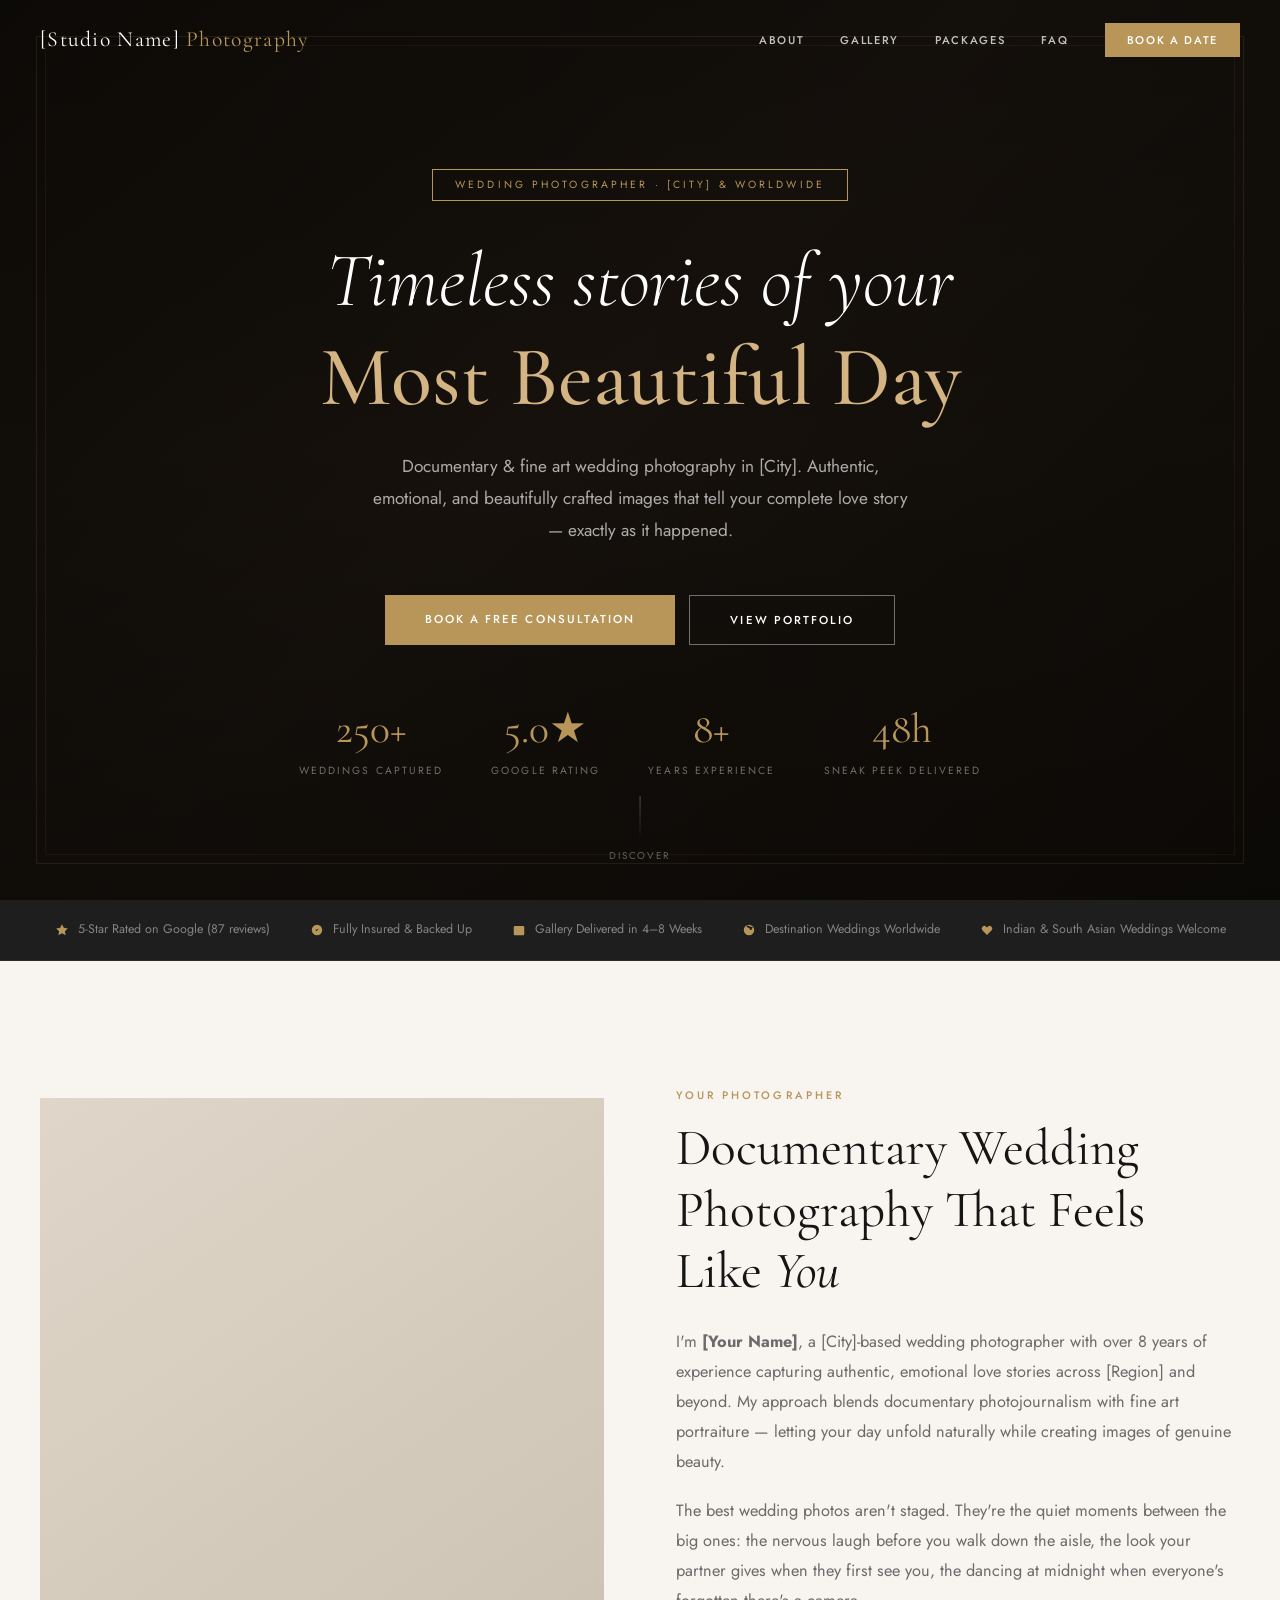
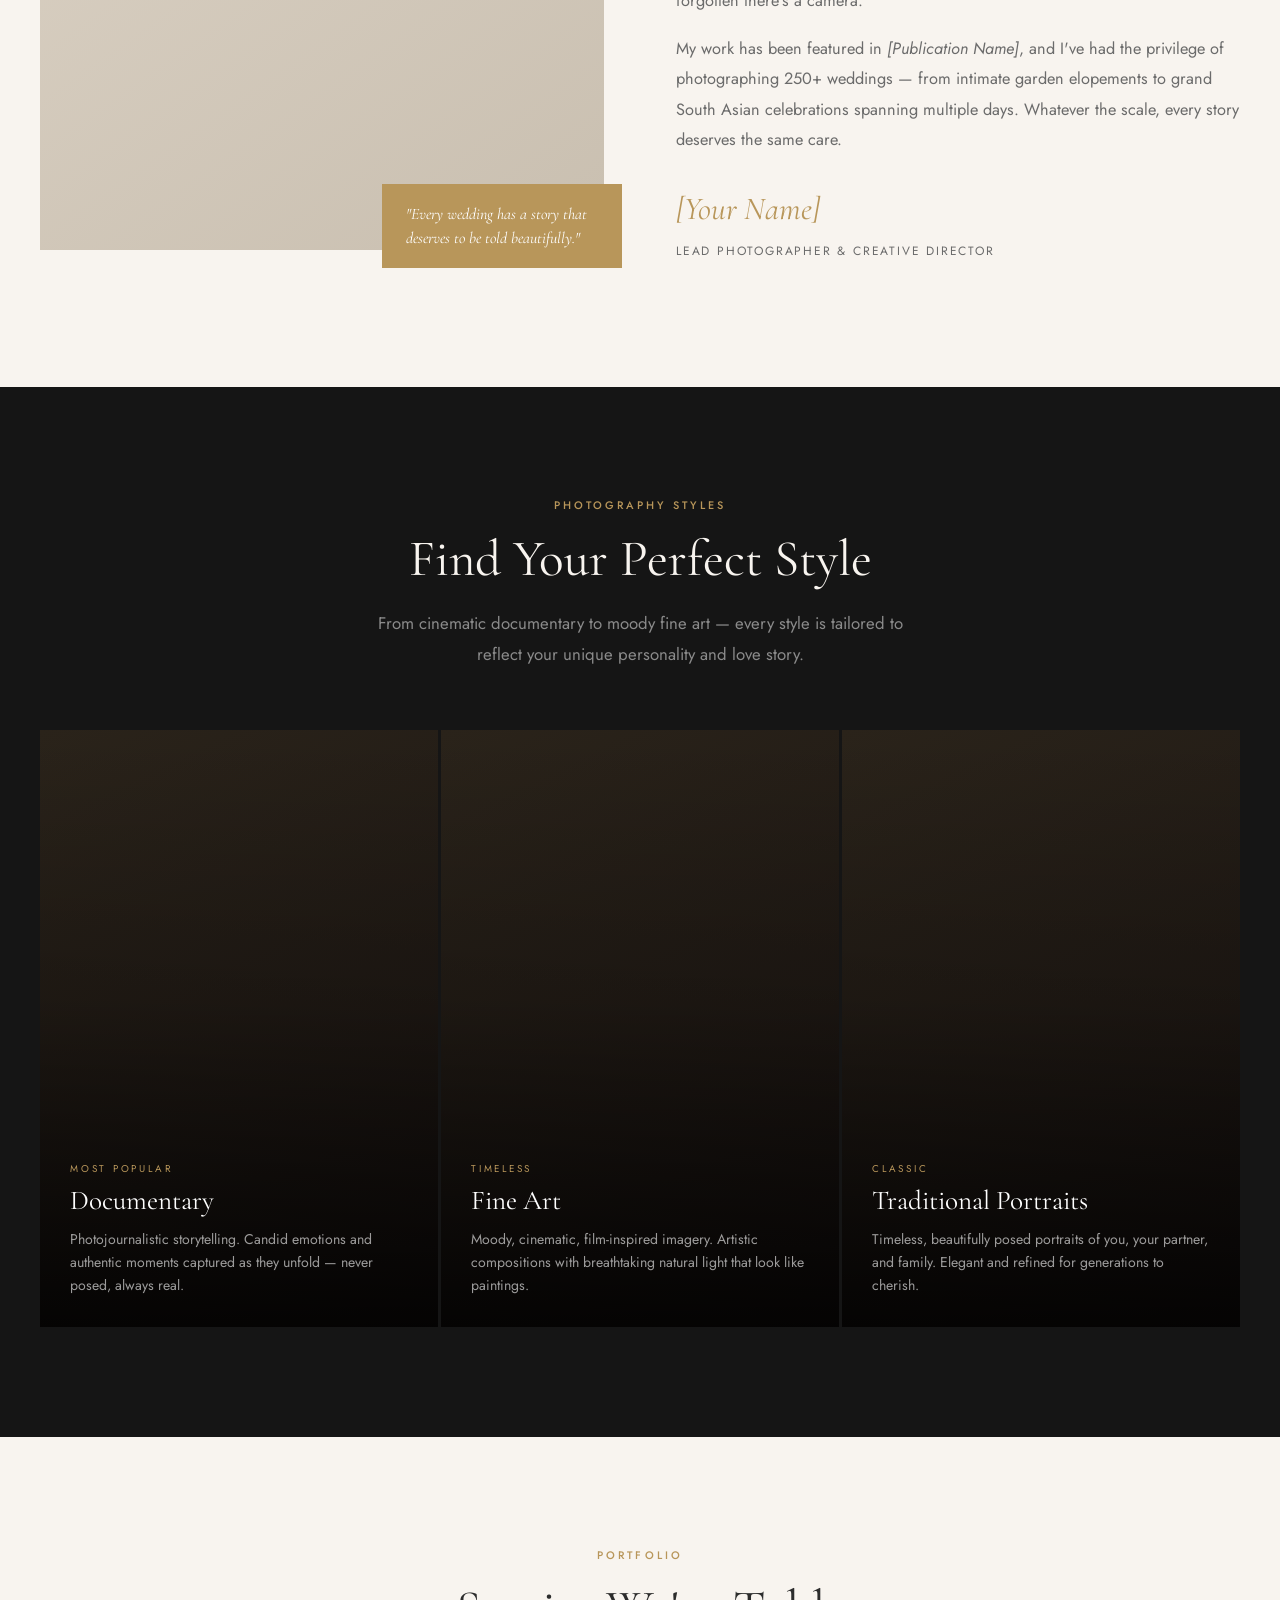
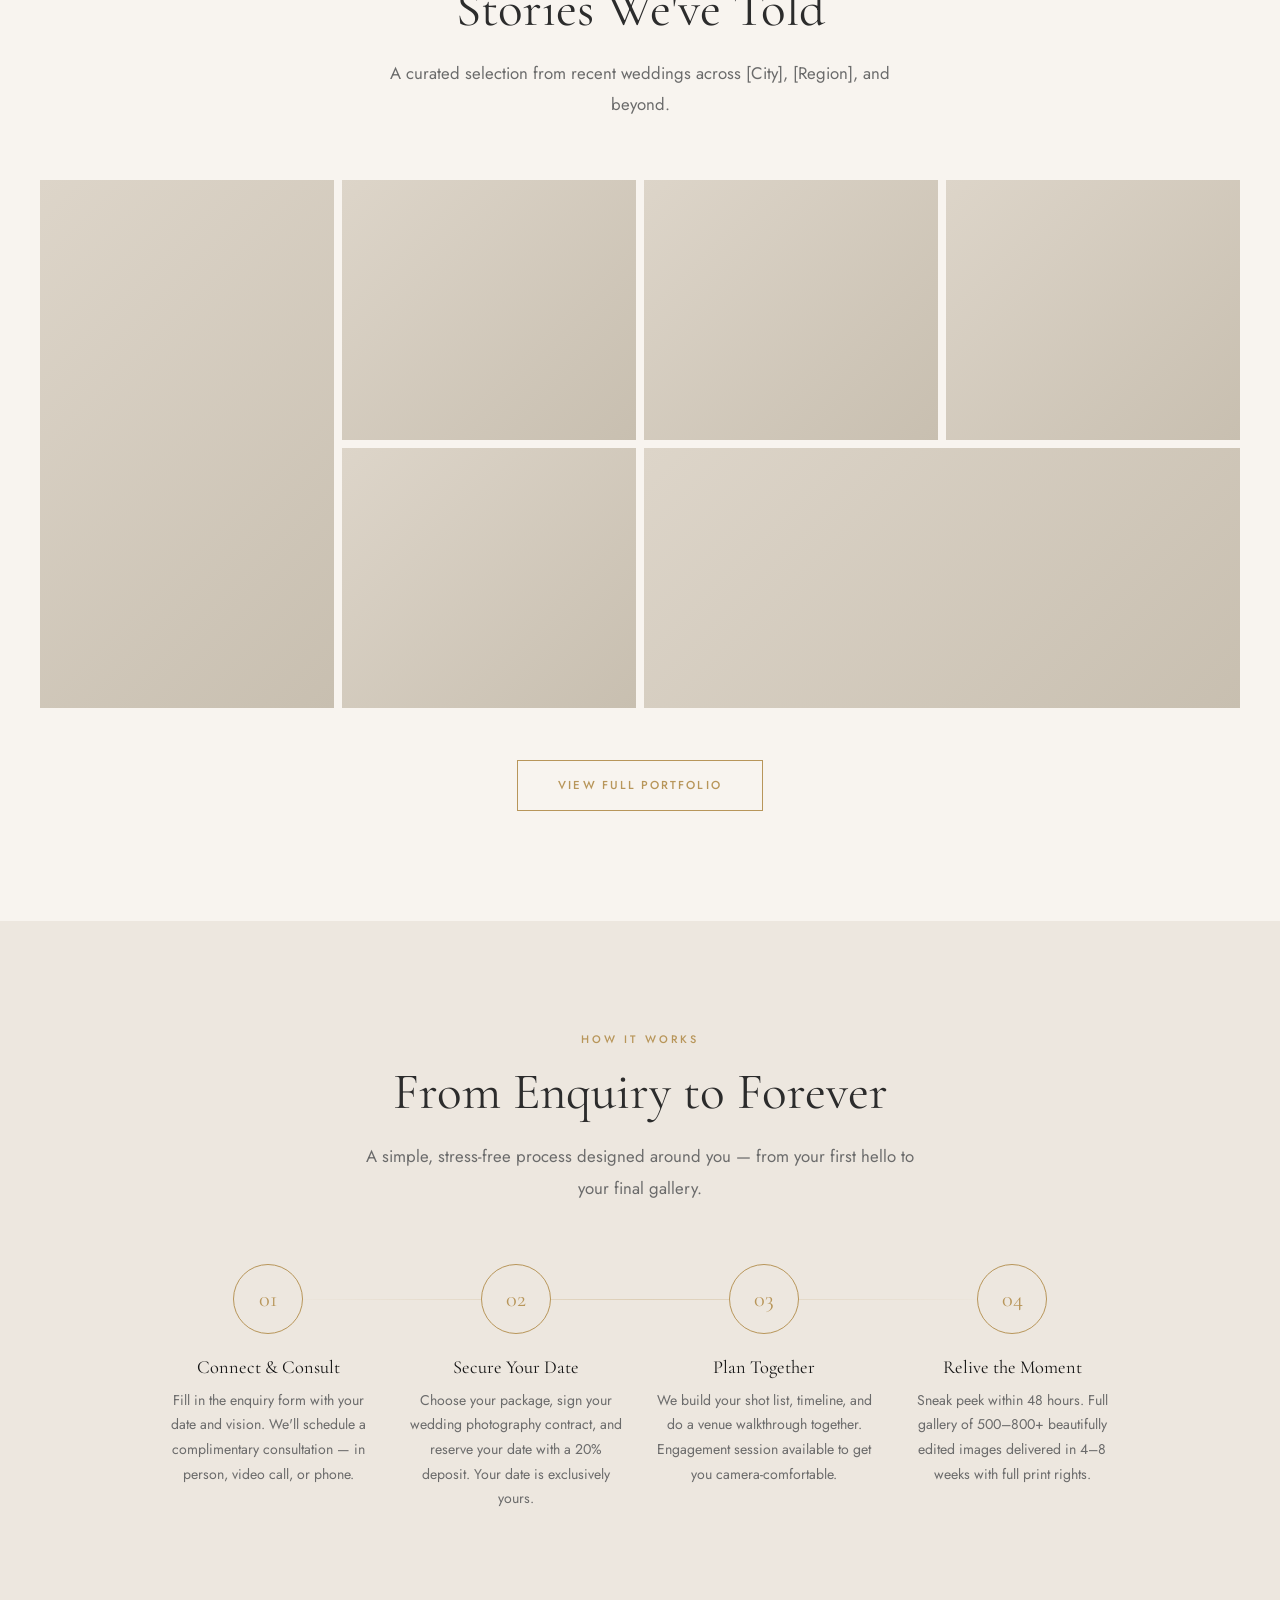
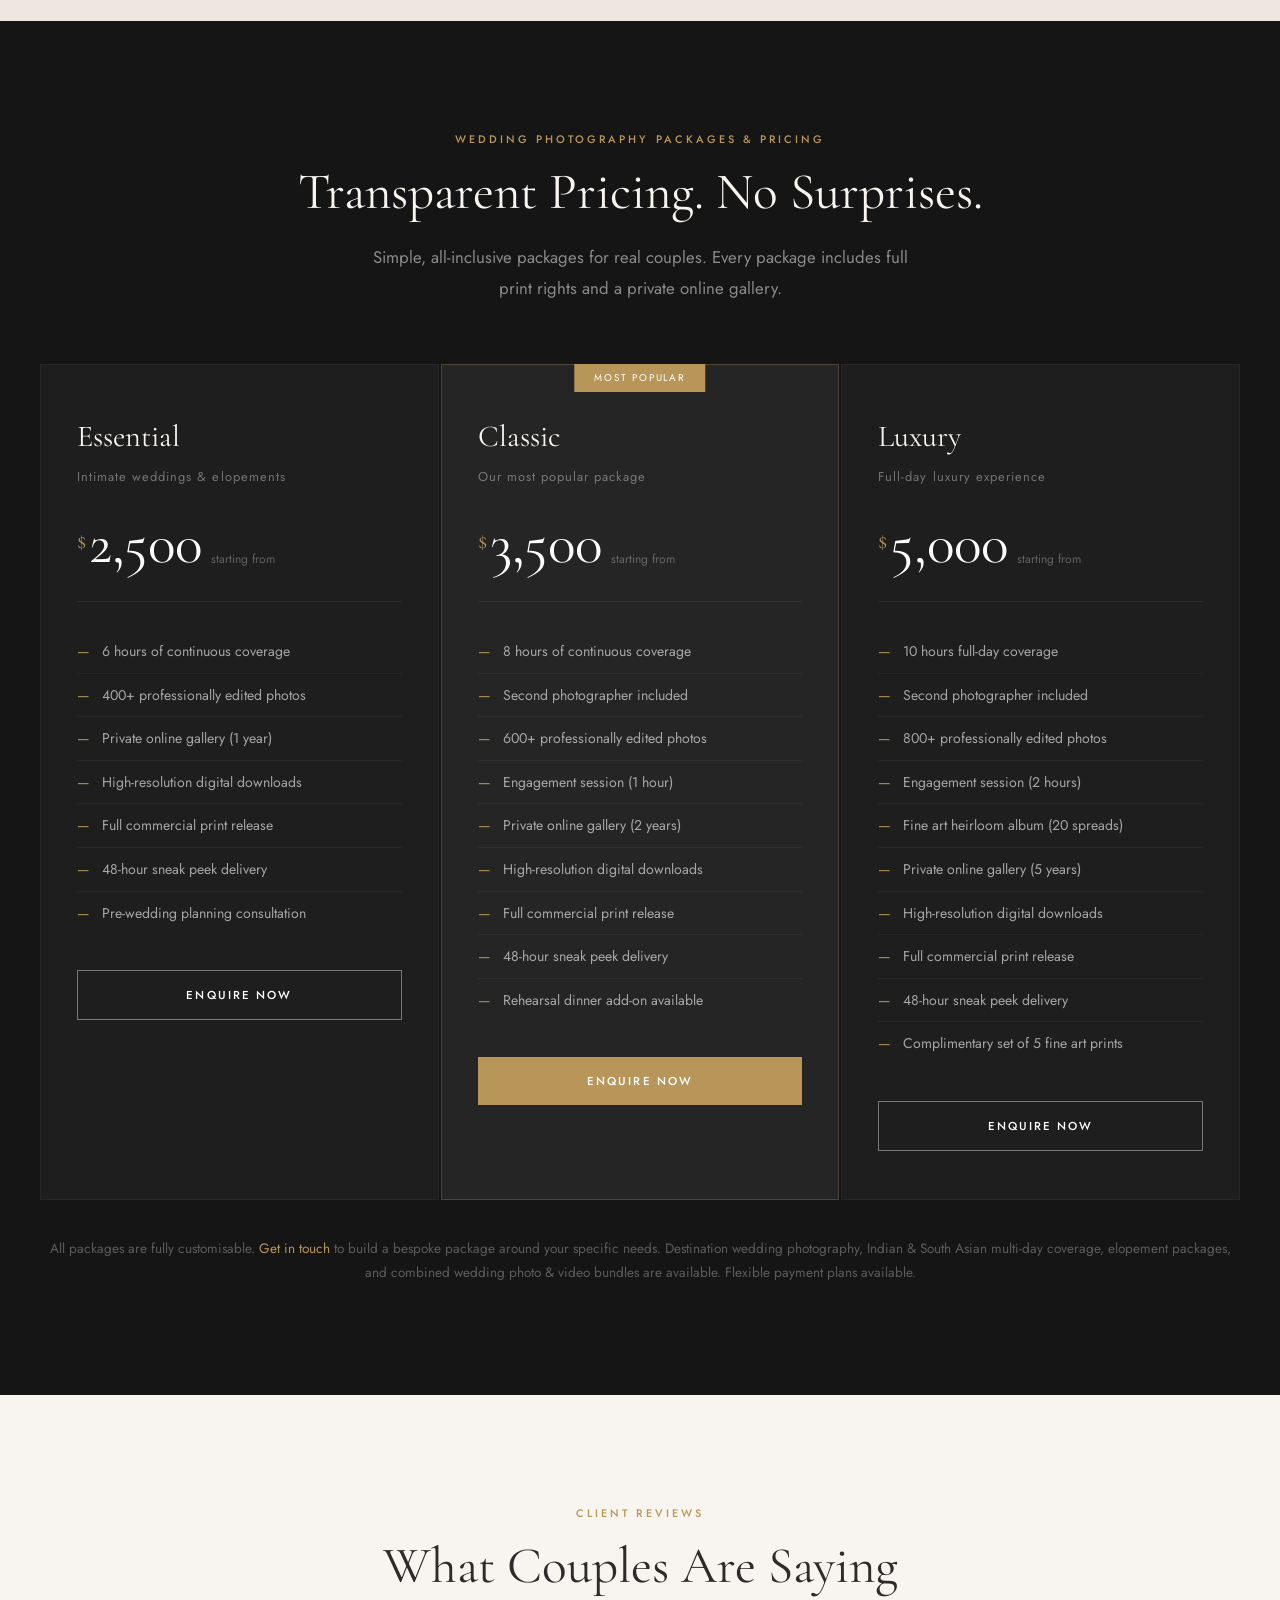
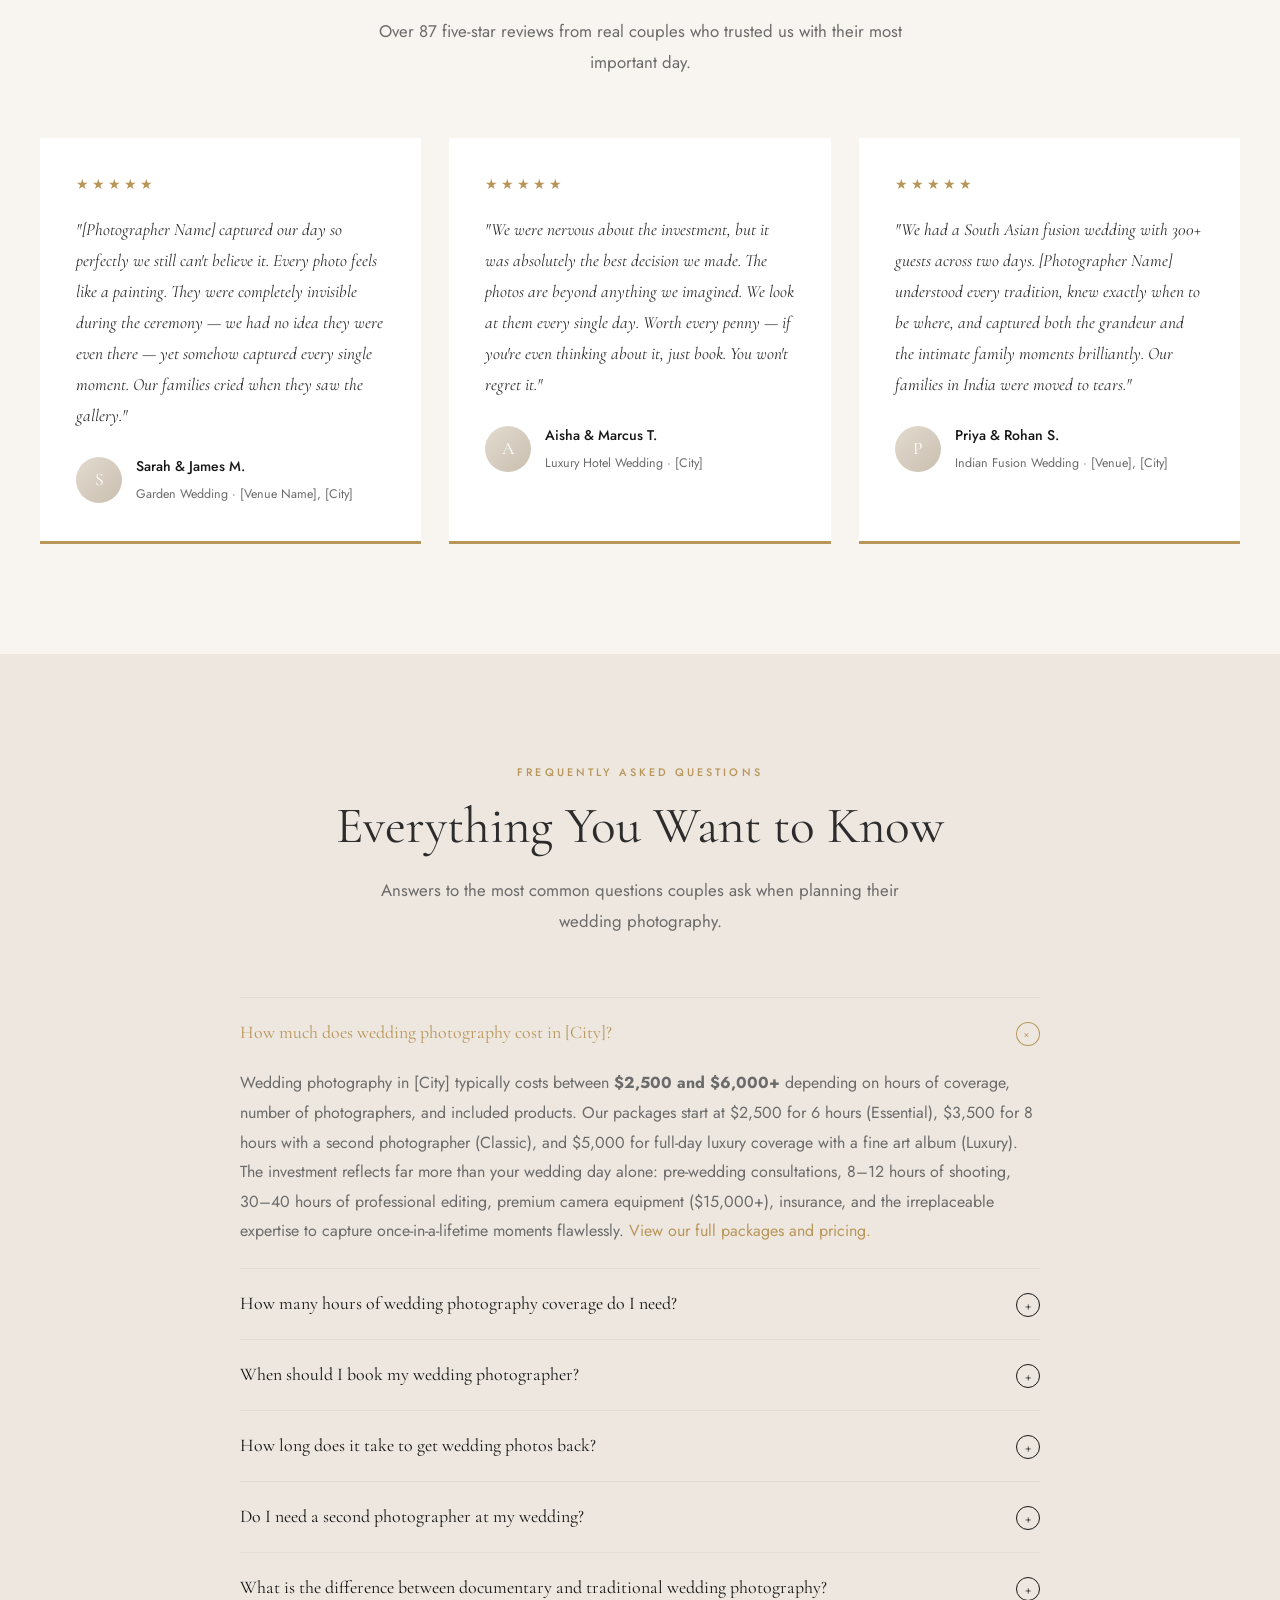
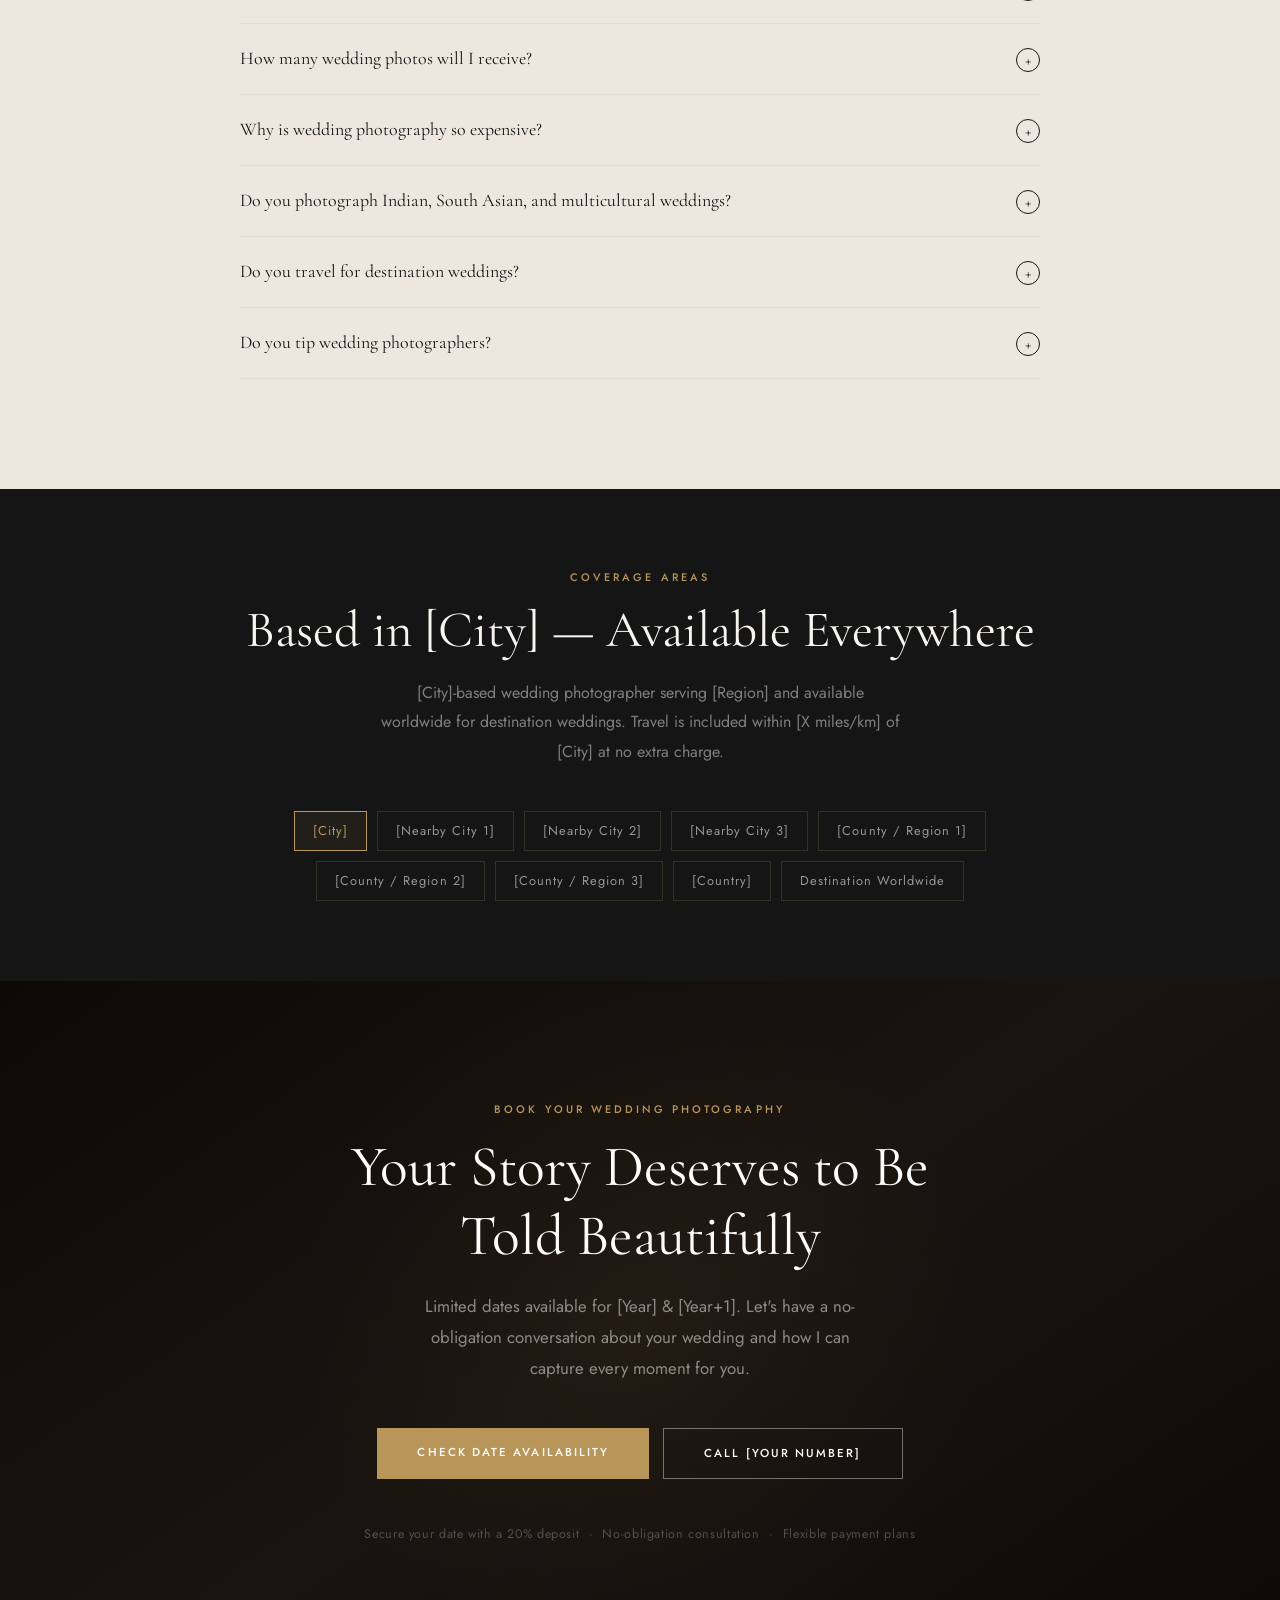
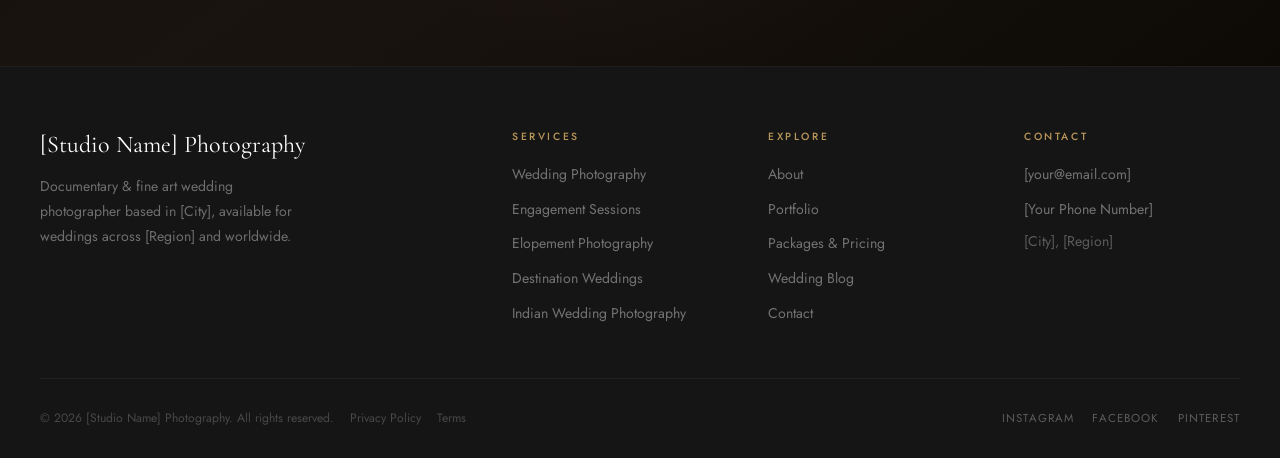
<file: deliverables/wedding-photography-page/index.html>
<!DOCTYPE html>
<html lang="en">
<head>
  <meta charset="UTF-8">
  <meta name="viewport" content="width=device-width, initial-scale=1.0">

  <!-- ═══ PRIMARY SEO ═══════════════════════════════════════════════ -->
  <title>Wedding Photographer [City] | [Studio Name] — Documentary &amp; Fine Art</title>
  <meta name="description" content="[City]'s leading wedding photographer. Documentary, fine art &amp; candid wedding photography. Packages from $2,500. Limited dates — book your consultation today.">
  <link rel="canonical" href="https://yourwebsite.com/wedding-photography/">

  <!-- ═══ OPEN GRAPH ════════════════════════════════════════════════ -->
  <meta property="og:type" content="website">
  <meta property="og:url" content="https://yourwebsite.com/wedding-photography/">
  <meta property="og:title" content="Wedding Photographer [City] | [Studio Name] Photography">
  <meta property="og:description" content="Award-winning documentary &amp; fine art wedding photography in [City]. Authentic, emotional, timeless images of your most important day.">
  <meta property="og:image" content="https://yourwebsite.com/images/wedding-og.jpg">
  <meta property="og:image:width" content="1200">
  <meta property="og:image:height" content="630">
  <meta property="og:site_name" content="[Studio Name] Photography">

  <!-- ═══ TWITTER CARD ═════════════════════════════════════════════ -->
  <meta name="twitter:card" content="summary_large_image">
  <meta name="twitter:title" content="Wedding Photographer [City] | [Studio Name] Photography">
  <meta name="twitter:description" content="Award-winning documentary &amp; fine art wedding photography in [City].">
  <meta name="twitter:image" content="https://yourwebsite.com/images/wedding-og.jpg">

  <!-- ═══ SCHEMA MARKUP ════════════════════════════════════════════ -->
  <script type="application/ld+json">
  {
    "@context": "https://schema.org",
    "@graph": [
      {
        "@type": "ProfessionalService",
        "@id": "https://yourwebsite.com/#business",
        "name": "[Studio Name] Wedding Photography",
        "url": "https://yourwebsite.com",
        "logo": {
          "@type": "ImageObject",
          "url": "https://yourwebsite.com/logo.png"
        },
        "image": "https://yourwebsite.com/images/wedding-hero.jpg",
        "description": "Award-winning wedding photographer in [City] specialising in documentary, fine art, and candid wedding photography.",
        "telephone": "[Your Phone Number]",
        "email": "[Your Email]",
        "address": {
          "@type": "PostalAddress",
          "streetAddress": "[Street Address]",
          "addressLocality": "[City]",
          "addressRegion": "[State/Province]",
          "postalCode": "[ZIP/Postal Code]",
          "addressCountry": "[Country Code e.g. US, GB]"
        },
        "priceRange": "$$-$$$$",
        "aggregateRating": {
          "@type": "AggregateRating",
          "ratingValue": "5.0",
          "reviewCount": "87",
          "bestRating": "5",
          "worstRating": "1"
        },
        "sameAs": [
          "https://instagram.com/[yourhandle]",
          "https://facebook.com/[yourpage]",
          "https://pinterest.com/[yourprofile]"
        ]
      },
      {
        "@type": "Service",
        "name": "Wedding Photography",
        "@id": "https://yourwebsite.com/wedding-photography/#service",
        "provider": { "@id": "https://yourwebsite.com/#business" },
        "serviceType": "Wedding Photography",
        "description": "Complete wedding photography coverage including ceremony, reception, portraits, and detail shots. Documentary and fine art styles available.",
        "areaServed": [
          { "@type": "City", "name": "[City]" },
          { "@type": "State", "name": "[Region]" }
        ],
        "hasOfferCatalog": {
          "@type": "OfferCatalog",
          "name": "Wedding Photography Packages",
          "itemListElement": [
            {
              "@type": "Offer",
              "name": "Essential Package",
              "description": "6 hours coverage, 400+ fully edited photos, private online gallery, full print release",
              "price": "2500",
              "priceCurrency": "USD"
            },
            {
              "@type": "Offer",
              "name": "Classic Package",
              "description": "8 hours coverage, second photographer, 600+ edited photos, engagement session, online gallery",
              "price": "3500",
              "priceCurrency": "USD"
            },
            {
              "@type": "Offer",
              "name": "Luxury Package",
              "description": "10 hours full-day coverage, second photographer, 800+ edited photos, engagement session, fine art album, online gallery",
              "price": "5000",
              "priceCurrency": "USD"
            }
          ]
        }
      },
      {
        "@type": "FAQPage",
        "mainEntity": [
          {
            "@type": "Question",
            "name": "How much does wedding photography cost in [City]?",
            "acceptedAnswer": {
              "@type": "Answer",
              "text": "Wedding photography in [City] typically costs between $2,500 and $6,000+. Our packages start at $2,500 for 6 hours (Essential), $3,500 for 8 hours with a second photographer (Classic), and $5,000 for full-day luxury coverage with an heirloom album (Luxury). The investment reflects pre-wedding consultations, 8–12 hours of shooting, 30–40 hours of professional editing, premium equipment, and expertise to capture irreplaceable moments."
            }
          },
          {
            "@type": "Question",
            "name": "How many hours of wedding photography do I need?",
            "acceptedAnswer": {
              "@type": "Answer",
              "text": "Most weddings need 8 hours of coverage — from getting ready through to the first dance. Intimate weddings and elopements work beautifully in 4–6 hours. Large weddings with multiple venues or events benefit from 10–12 hours of full-day coverage. We recommend a 30-minute buffer on each end for timing flexibility."
            }
          },
          {
            "@type": "Question",
            "name": "When should I book a wedding photographer?",
            "acceptedAnswer": {
              "@type": "Answer",
              "text": "Book your photographer 12–18 months in advance, especially for Saturday dates during peak season (May–October). Popular photographers book 1–2 years ahead for sought-after dates. Book your photographer immediately after securing your venue — they're typically the first vendor to become unavailable."
            }
          },
          {
            "@type": "Question",
            "name": "How long does it take to receive wedding photos?",
            "acceptedAnswer": {
              "@type": "Answer",
              "text": "You'll receive a sneak peek of 20–30 edited images within 48–72 hours of your wedding. Your full gallery of 500–800+ professionally edited images is delivered within 4–8 weeks via a private online gallery with high-resolution download access and a full print release."
            }
          },
          {
            "@type": "Question",
            "name": "Do I need a second photographer at my wedding?",
            "acceptedAnswer": {
              "@type": "Answer",
              "text": "A second photographer is recommended for weddings with 100+ guests, when the couple gets ready at different locations, or for large multi-event weddings. They capture simultaneous candid moments the lead photographer cannot. Our Classic and Luxury packages include a second photographer."
            }
          },
          {
            "@type": "Question",
            "name": "What is the difference between documentary and traditional wedding photography?",
            "acceptedAnswer": {
              "@type": "Answer",
              "text": "Documentary (photojournalistic) photography captures events as they naturally unfold — candid emotions and real moments without posing. Traditional photography involves more posed portraits and formal group shots. Most couples prefer a blend: documentary coverage throughout the day with a dedicated 20–30 minutes for creative couple portraits."
            }
          },
          {
            "@type": "Question",
            "name": "How many wedding photos will I receive?",
            "acceptedAnswer": {
              "@type": "Answer",
              "text": "You can expect 75–100 professionally edited photos per hour of coverage. For an 8-hour wedding, that's typically 600–800 beautifully edited images. Every photo delivered has been carefully selected from thousands of frames, colour-graded, and professionally edited. All images are delivered with a full print release."
            }
          },
          {
            "@type": "Question",
            "name": "Why is wedding photography so expensive?",
            "acceptedAnswer": {
              "@type": "Answer",
              "text": "Professional wedding photography includes far more than your wedding day: 2–3 planning meetings, 8–12 hours of shooting, 30–40 hours of editing thousands of raw images, professional camera equipment ($15,000+), backup systems, insurance, and years of specialised expertise. Most importantly, wedding photos are a once-in-a-lifetime irreplaceable investment — there are no retakes."
            }
          }
        ]
      },
      {
        "@type": "BreadcrumbList",
        "itemListElement": [
          { "@type": "ListItem", "position": 1, "name": "Home", "item": "https://yourwebsite.com/" },
          { "@type": "ListItem", "position": 2, "name": "Wedding Photography", "item": "https://yourwebsite.com/wedding-photography/" }
        ]
      }
    ]
  }
  </script>

  <!-- ═══ GOOGLE FONTS ══════════════════════════════════════════════ -->
  <link rel="preconnect" href="https://fonts.googleapis.com">
  <link rel="preconnect" href="https://fonts.gstatic.com" crossorigin>
  <link href="https://fonts.googleapis.com/css2?family=Cormorant+Garamond:ital,wght@0,300;0,400;0,500;0,600;1,300;1,400&family=Jost:wght@300;400;500&display=swap" rel="stylesheet">

  <style>
  /* ══════════════════════════════════════════════════════════════════
     RESET & CUSTOM PROPERTIES
  ══════════════════════════════════════════════════════════════════ */
  *, *::before, *::after { box-sizing: border-box; margin: 0; padding: 0; }

  :root {
    --dark:        #151515;
    --dark-2:      #1e1e1e;
    --dark-3:      #252525;
    --cream:       #f8f4ef;
    --cream-2:     #ede7df;
    --cream-3:     #e4dbd0;
    --gold:        #b8965a;
    --gold-light:  #d4b483;
    --gold-faint:  rgba(184,150,90,.08);
    --white:       #ffffff;
    --text:        #2c2c2c;
    --text-muted:  #6b6b6b;
    --border:      #e5ddd4;

    --serif:  'Cormorant Garamond', Georgia, serif;
    --sans:   'Jost', 'Helvetica Neue', Arial, sans-serif;

    --max: 1200px;
    --sp:  clamp(70px,10vw,110px) 24px;
    --tr:  .3s ease;
  }

  html { scroll-behavior: smooth; font-size: 16px; }
  body { font-family: var(--sans); color: var(--text); background: var(--cream); line-height: 1.6; overflow-x: hidden; }
  img  { max-width: 100%; height: auto; display: block; }
  a    { color: inherit; text-decoration: none; }

  /* ══════════════════════════════════════════════════════════════════
     TYPOGRAPHY
  ══════════════════════════════════════════════════════════════════ */
  h1,h2,h3,h4 { font-family: var(--serif); font-weight: 400; line-height: 1.2; }
  h1 { font-size: clamp(2.8rem,6vw,5rem); }
  h2 { font-size: clamp(2rem,4vw,3.2rem); }
  h3 { font-size: clamp(1.4rem,2.5vw,2rem); }
  h4 { font-size: 1.15rem; }
  p  { font-size: 1rem; line-height: 1.85; color: var(--text-muted); }

  .eyebrow {
    font-family: var(--sans);
    font-size: .68rem;
    font-weight: 500;
    letter-spacing: .28em;
    text-transform: uppercase;
    color: var(--gold);
    display: block;
    margin-bottom: 14px;
  }

  /* ══════════════════════════════════════════════════════════════════
     LAYOUT HELPERS
  ══════════════════════════════════════════════════════════════════ */
  .container { max-width: var(--max); margin: 0 auto; padding: 0 24px; }
  .section   { padding: var(--sp); }

  .sec-header { text-align: center; margin-bottom: 60px; }
  .sec-header h2 { margin-bottom: 18px; }
  .sec-header p  { max-width: 560px; margin: 0 auto; font-size: 1.05rem; }

  /* ══════════════════════════════════════════════════════════════════
     BUTTONS
  ══════════════════════════════════════════════════════════════════ */
  .btn {
    display: inline-block;
    padding: 15px 40px;
    font-family: var(--sans);
    font-size: .72rem;
    font-weight: 500;
    letter-spacing: .18em;
    text-transform: uppercase;
    transition: all var(--tr);
    cursor: pointer;
    border: none;
    text-align: center;
  }
  .btn--gold          { background: var(--gold); color: var(--white); }
  .btn--gold:hover    { background: var(--gold-light); transform: translateY(-2px); }
  .btn--outline       { border: 1px solid var(--gold); color: var(--gold); background: transparent; }
  .btn--outline:hover { background: var(--gold); color: var(--white); transform: translateY(-2px); }
  .btn--ghost         { border: 1px solid rgba(255,255,255,.4); color: var(--white); background: transparent; }
  .btn--ghost:hover   { background: var(--white); color: var(--dark); transform: translateY(-2px); }

  /* ══════════════════════════════════════════════════════════════════
     NAVIGATION
  ══════════════════════════════════════════════════════════════════ */
  .nav {
    position: fixed; top: 0; left: 0; right: 0; z-index: 1000;
    padding: 22px 24px;
    transition: background .4s ease, padding .4s ease, box-shadow .4s ease;
  }
  .nav.scrolled {
    background: rgba(18,15,10,.95);
    backdrop-filter: blur(12px);
    padding: 14px 24px;
    box-shadow: 0 1px 30px rgba(0,0,0,.25);
  }
  .nav__inner {
    max-width: var(--max); margin: 0 auto;
    display: flex; align-items: center; justify-content: space-between;
  }
  .nav__logo {
    font-family: var(--serif); font-size: 1.35rem;
    color: var(--white); letter-spacing: .06em;
  }
  .nav__logo span { color: var(--gold); }
  .nav__links { display: flex; align-items: center; gap: 36px; list-style: none; }
  .nav__links a {
    font-size: .7rem; font-weight: 500; letter-spacing: .15em;
    text-transform: uppercase; color: rgba(255,255,255,.75);
    transition: color var(--tr);
  }
  .nav__links a:hover { color: var(--gold); }
  .nav__book {
    background: var(--gold); color: var(--white) !important;
    padding: 9px 22px; transition: background var(--tr) !important;
  }
  .nav__book:hover { background: var(--gold-light) !important; }

  /* ══════════════════════════════════════════════════════════════════
     HERO
  ══════════════════════════════════════════════════════════════════ */
  .hero {
    position: relative; min-height: 100vh;
    display: flex; align-items: center; justify-content: center;
    text-align: center; overflow: hidden;
    background: var(--dark);
  }
  /* ↓ Add your hero image: .hero__bg { background-image: url('your-hero.jpg'); background-size:cover; background-position:center; } */
  .hero__bg {
    position: absolute; inset: 0;
    background: linear-gradient(135deg, #0e0b07 0%, #1a1410 45%, #0e0b07 100%);
  }
  .hero__overlay {
    position: absolute; inset: 0;
    background: linear-gradient(to bottom, rgba(10,8,5,.45) 0%, rgba(10,8,5,.25) 50%, rgba(10,8,5,.65) 100%);
    z-index: 1;
  }
  /* Decorative border frame */
  .hero__frame {
    position: absolute; inset: 36px; z-index: 1; pointer-events: none;
    border: 1px solid rgba(184,150,90,.12);
  }
  .hero__frame::after {
    content: ''; position: absolute; inset: 8px;
    border: 1px solid rgba(184,150,90,.07);
  }
  .hero__content {
    position: relative; z-index: 2;
    padding: 130px 24px 80px; max-width: 880px;
  }
  .hero__badge {
    display: inline-block;
    border: 1px solid var(--gold);
    color: var(--gold);
    font-size: .65rem; letter-spacing: .3em; text-transform: uppercase;
    padding: 7px 22px; margin-bottom: 34px;
    font-family: var(--sans);
  }
  .hero h1 { color: var(--white); margin-bottom: 22px; font-weight: 300; }
  .hero h1 em { font-style: italic; display: block; }
  .hero h1 strong {
    font-style: normal; font-weight: 500; display: block;
    color: var(--gold-light); font-size: 1.1em;
  }
  .hero__sub {
    font-size: 1.08rem; color: rgba(255,255,255,.65);
    max-width: 540px; margin: 0 auto 48px;
    font-family: var(--sans); line-height: 1.85;
  }
  .hero__btns { display: flex; gap: 14px; justify-content: center; flex-wrap: wrap; margin-bottom: 64px; }
  .hero__stats { display: flex; gap: 48px; justify-content: center; flex-wrap: wrap; }
  .stat-num {
    font-family: var(--serif); font-size: 2.6rem;
    color: var(--gold); display: block; line-height: 1; margin-bottom: 5px;
  }
  .stat-lbl {
    font-size: .65rem; letter-spacing: .2em; text-transform: uppercase;
    color: rgba(255,255,255,.4);
  }
  .hero__scroll {
    position: absolute; bottom: 36px; left: 50%;
    transform: translateX(-50%); z-index: 2;
    display: flex; flex-direction: column; align-items: center; gap: 8px;
    color: rgba(255,255,255,.35); font-size: .62rem; letter-spacing: .2em; text-transform: uppercase;
  }
  .scroll-line {
    width: 1px; height: 44px;
    background: linear-gradient(to bottom, rgba(255,255,255,.3), transparent);
    animation: scrollAnim 1.8s ease-in-out infinite;
  }
  @keyframes scrollAnim {
    0%   { transform: scaleY(0); transform-origin: top; }
    49%  { transform: scaleY(1); transform-origin: top; }
    50%  { transform: scaleY(1); transform-origin: bottom; }
    100% { transform: scaleY(0); transform-origin: bottom; }
  }

  /* ══════════════════════════════════════════════════════════════════
     TRUST BAR
  ══════════════════════════════════════════════════════════════════ */
  .trust-bar {
    background: var(--dark-2);
    border-bottom: 1px solid rgba(184,150,90,.1);
    padding: 20px 24px;
  }
  .trust-bar__inner {
    max-width: var(--max); margin: 0 auto;
    display: flex; align-items: center; justify-content: center;
    gap: 40px; flex-wrap: wrap;
  }
  .trust-item {
    display: flex; align-items: center; gap: 9px;
    font-size: .78rem; color: rgba(255,255,255,.45);
  }
  .trust-item svg { color: var(--gold); flex-shrink: 0; }

  /* ══════════════════════════════════════════════════════════════════
     INTRO / ABOUT
  ══════════════════════════════════════════════════════════════════ */
  .intro { padding: var(--sp); background: var(--cream); }
  .intro__grid {
    max-width: var(--max); margin: 0 auto;
    display: grid; grid-template-columns: 1fr 1fr; gap: 72px; align-items: center;
  }
  .intro__img-wrap { position: relative; }
  .intro__img {
    width: 100%; aspect-ratio: 3/4; object-fit: cover;
    /* Replace with: background: url('your-portrait.jpg') center/cover; */
    background: linear-gradient(145deg, #dfd6c9 0%, #c9bfb0 100%);
  }
  .intro__img-quote {
    position: absolute; bottom: -18px; right: -18px;
    background: var(--gold); color: var(--white);
    padding: 18px 24px;
    font-family: var(--serif); font-size: 1rem; font-style: italic;
    max-width: 240px; line-height: 1.5;
  }
  .intro__text { padding: 16px 0; }
  .intro__text h2 { color: var(--dark); margin-bottom: 24px; }
  .intro__text p  { margin-bottom: 18px; font-size: 1.02rem; }
  .intro__sig { font-family: var(--serif); font-size: 2rem; font-style: italic; color: var(--gold); margin: 28px 0 8px; }
  .intro__role { font-size: .75rem; letter-spacing: .15em; text-transform: uppercase; color: var(--text-muted); }

  /* ══════════════════════════════════════════════════════════════════
     PHOTOGRAPHY STYLES
  ══════════════════════════════════════════════════════════════════ */
  .styles-section { background: var(--dark); padding: var(--sp); }
  .styles-section .sec-header h2 { color: var(--cream); }
  .styles-section .sec-header p  { color: rgba(255,255,255,.5); }
  .styles-grid {
    max-width: var(--max); margin: 0 auto;
    display: grid; grid-template-columns: repeat(3,1fr); gap: 3px;
  }
  .style-card { position: relative; overflow: hidden; cursor: default; }
  .style-card__img {
    width: 100%; aspect-ratio: 2/3; object-fit: cover;
    /* Replace with your style portfolio images */
    background: linear-gradient(155deg, #2a231a 0%, #181210 100%);
    transition: transform .7s ease;
    display: flex; align-items: center; justify-content: center;
  }
  .style-card:hover .style-card__img { transform: scale(1.04); }
  .style-card__over {
    position: absolute; inset: 0;
    background: linear-gradient(to top, rgba(0,0,0,.82) 0%, rgba(0,0,0,.18) 55%, transparent 100%);
    display: flex; flex-direction: column; justify-content: flex-end;
    padding: 30px;
  }
  .style-card__tag { font-size: .62rem; letter-spacing: .28em; text-transform: uppercase; color: var(--gold); margin-bottom: 8px; }
  .style-card__over h3 { color: var(--white); font-size: 1.7rem; margin-bottom: 10px; }
  .style-card__over p  { color: rgba(255,255,255,.6); font-size: .88rem; line-height: 1.65; }

  /* ══════════════════════════════════════════════════════════════════
     GALLERY
  ══════════════════════════════════════════════════════════════════ */
  .gallery { padding: var(--sp); background: var(--cream); }
  .gallery__grid {
    max-width: var(--max); margin: 0 auto 44px;
    display: grid;
    grid-template-columns: repeat(4,1fr);
    grid-template-rows: 260px 260px;
    gap: 8px;
  }
  .g-item { overflow: hidden; cursor: zoom-in; }
  .g-item--tall { grid-row: span 2; }
  .g-item--wide { grid-column: span 2; }
  .g-ph {
    width: 100%; height: 100%;
    /* Replace with: background: url('photo.jpg') center/cover no-repeat; */
    background: linear-gradient(135deg, #e4dbd0 0%, #cec3b4 100%);
    transition: transform .5s ease;
    display: flex; align-items: center; justify-content: center;
  }
  .g-ph:nth-child(odd)  { background: linear-gradient(135deg, #ddd5c9 0%, #c8bfb0 100%); }
  .g-ph:nth-child(even) { background: linear-gradient(135deg, #e8e0d5 0%, #d4c9bb 100%); }
  .g-item:hover .g-ph { transform: scale(1.04); }
  .gallery__cta { text-align: center; }

  /* ══════════════════════════════════════════════════════════════════
     PROCESS
  ══════════════════════════════════════════════════════════════════ */
  .process { padding: var(--sp); background: var(--cream-2); }
  .process__steps {
    max-width: 960px; margin: 0 auto;
    display: grid; grid-template-columns: repeat(4,1fr);
    gap: 32px; position: relative;
  }
  .process__steps::before {
    content: ''; position: absolute;
    top: 35px; left: 12%; right: 12%; height: 1px;
    background: linear-gradient(to right, transparent, var(--gold), transparent);
    opacity: .3;
  }
  .proc-step { text-align: center; }
  .proc-num {
    width: 70px; height: 70px;
    border: 1px solid var(--gold); border-radius: 50%;
    display: flex; align-items: center; justify-content: center;
    margin: 0 auto 22px;
    font-family: var(--serif); font-size: 1.4rem; color: var(--gold);
    background: var(--cream-2); position: relative; z-index: 1;
  }
  .proc-step h4 { color: var(--dark); margin-bottom: 10px; }
  .proc-step p  { font-size: .88rem; line-height: 1.75; }

  /* ══════════════════════════════════════════════════════════════════
     PACKAGES
  ══════════════════════════════════════════════════════════════════ */
  .packages { padding: var(--sp); background: var(--dark); }
  .packages .sec-header h2 { color: var(--cream); }
  .packages .sec-header p  { color: rgba(255,255,255,.5); }
  .packages-grid {
    max-width: var(--max); margin: 0 auto;
    display: grid; grid-template-columns: repeat(3,1fr); gap: 2px;
  }
  .pkg {
    background: var(--dark-2); padding: 48px 36px;
    border: 1px solid rgba(255,255,255,.04);
    position: relative;
    transition: border-color var(--tr);
  }
  .pkg--pop {
    background: var(--dark-3);
    border-color: rgba(184,150,90,.28);
  }
  .pkg--pop::before {
    content: 'Most Popular';
    position: absolute; top: -1px; left: 50%; transform: translateX(-50%);
    background: var(--gold); color: var(--white);
    font-size: .62rem; letter-spacing: .18em; text-transform: uppercase;
    padding: 6px 20px; font-family: var(--sans); white-space: nowrap;
  }
  .pkg__name     { font-family: var(--serif); font-size: 1.9rem; color: var(--cream); margin-bottom: 6px; }
  .pkg__tagline  { font-size: .8rem; color: rgba(255,255,255,.38); letter-spacing: .08em; margin-bottom: 28px; }
  .pkg__price    {
    display: flex; align-items: baseline; gap: 3px;
    margin-bottom: 28px; padding-bottom: 28px;
    border-bottom: 1px solid rgba(255,255,255,.06);
  }
  .pkg__cur      { font-family: var(--serif); font-size: 1.4rem; color: var(--gold); align-self: flex-start; margin-top: 7px; }
  .pkg__amt      { font-family: var(--serif); font-size: 3.6rem; color: var(--white); line-height: 1; }
  .pkg__note     { font-size: .75rem; color: rgba(255,255,255,.3); margin-left: 6px; align-self: flex-end; margin-bottom: 4px; }
  .pkg__features { list-style: none; margin-bottom: 36px; }
  .pkg__features li {
    padding: 10px 0; border-bottom: 1px solid rgba(255,255,255,.04);
    font-size: .88rem; color: rgba(255,255,255,.6);
    display: flex; align-items: flex-start; gap: 12px;
  }
  .pkg__features li::before { content: '—'; color: var(--gold); flex-shrink: 0; }
  .pkg__features li:last-child { border-bottom: none; }
  .pkg .btn { display: block; width: 100%; }
  .packages-note {
    max-width: var(--max); margin: 36px auto 0;
    text-align: center; font-size: .85rem;
    color: rgba(255,255,255,.3); line-height: 1.8;
  }
  .packages-note a { color: var(--gold); border-bottom: 1px solid transparent; transition: border-color var(--tr); }
  .packages-note a:hover { border-bottom-color: var(--gold); }

  /* ══════════════════════════════════════════════════════════════════
     TESTIMONIALS
  ══════════════════════════════════════════════════════════════════ */
  .testimonials { padding: var(--sp); background: var(--cream); }
  .reviews-grid {
    max-width: var(--max); margin: 0 auto;
    display: grid; grid-template-columns: repeat(3,1fr); gap: 28px;
  }
  .review {
    background: var(--white); padding: 36px;
    border-bottom: 3px solid var(--gold);
  }
  .review__stars { color: var(--gold); font-size: .85rem; letter-spacing: 3px; margin-bottom: 18px; }
  .review__quote {
    font-family: var(--serif); font-size: 1.08rem; font-style: italic;
    line-height: 1.8; color: var(--text); margin-bottom: 24px;
  }
  .review__author { display: flex; align-items: center; gap: 14px; }
  .review__avatar {
    width: 46px; height: 46px; border-radius: 50%;
    background: linear-gradient(135deg, #e4dbd0, #c8bfb0);
    flex-shrink: 0; display: flex; align-items: center; justify-content: center;
    font-family: var(--serif); font-size: 1.1rem; color: var(--white);
    overflow: hidden;
  }
  .review__name    { font-weight: 500; font-size: .88rem; color: var(--dark); display: block; margin-bottom: 2px; }
  .review__wedding { font-size: .78rem; color: var(--text-muted); }

  /* ══════════════════════════════════════════════════════════════════
     FAQ
  ══════════════════════════════════════════════════════════════════ */
  .faq { padding: var(--sp); background: var(--cream-2); }
  .faq__wrap { max-width: 800px; margin: 0 auto; }
  .faq-item { border-bottom: 1px solid var(--border); }
  .faq-item:first-of-type { border-top: 1px solid var(--border); }
  .faq-q {
    width: 100%; background: none; border: none; cursor: pointer;
    padding: 22px 0; text-align: left;
    display: flex; align-items: flex-start; justify-content: space-between; gap: 20px;
    font-family: var(--serif); font-size: 1.12rem; color: var(--dark); line-height: 1.4;
    transition: color var(--tr);
  }
  .faq-q:hover,
  .faq-q[aria-expanded="true"] { color: var(--gold); }
  .faq-icon {
    flex-shrink: 0; width: 24px; height: 24px; border-radius: 50%;
    border: 1px solid currentColor;
    display: flex; align-items: center; justify-content: center;
    font-size: 1rem; margin-top: 2px;
    transition: transform var(--tr);
  }
  .faq-q[aria-expanded="true"] .faq-icon { transform: rotate(45deg); }
  .faq-a {
    display: none; padding: 0 0 22px;
    font-size: .96rem; line-height: 1.9; color: var(--text-muted);
  }
  .faq-a.open { display: block; }
  .faq-a ul { margin: 10px 0 10px 18px; }
  .faq-a li { margin-bottom: 6px; }
  .faq-a a  { color: var(--gold); border-bottom: 1px solid transparent; transition: border-color var(--tr); }
  .faq-a a:hover { border-bottom-color: var(--gold); }

  /* ══════════════════════════════════════════════════════════════════
     SERVICE AREAS
  ══════════════════════════════════════════════════════════════════ */
  .areas { background: var(--dark); padding: 80px 24px; text-align: center; }
  .areas h2 { color: var(--cream); margin-bottom: 16px; }
  .areas__desc { color: rgba(255,255,255,.45); max-width: 520px; margin: 0 auto 44px; line-height: 1.85; }
  .areas__tags { max-width: 860px; margin: 0 auto; display: flex; flex-wrap: wrap; justify-content: center; gap: 10px; }
  .area-tag {
    padding: 9px 18px; border: 1px solid rgba(184,150,90,.2);
    color: rgba(255,255,255,.55); font-size: .8rem; letter-spacing: .08em;
    transition: all var(--tr);
  }
  .area-tag:hover,
  .area-tag--main { border-color: var(--gold); color: var(--gold); background: var(--gold-faint); }

  /* ══════════════════════════════════════════════════════════════════
     FINAL CTA
  ══════════════════════════════════════════════════════════════════ */
  .cta-final {
    padding: 120px 24px; text-align: center;
    background: linear-gradient(145deg, #0d0a06 0%, #1a1410 50%, #0d0a06 100%);
    position: relative; overflow: hidden;
  }
  .cta-final::before {
    content: ''; position: absolute;
    top: 50%; left: 50%; transform: translate(-50%,-50%);
    width: 700px; height: 700px;
    background: radial-gradient(circle, rgba(184,150,90,.055) 0%, transparent 70%);
    pointer-events: none;
  }
  .cta-final h2   { color: var(--white); max-width: 620px; margin: 0 auto 20px; font-size: clamp(2rem,5vw,3.6rem); }
  .cta-final__p   { color: rgba(255,255,255,.5); max-width: 460px; margin: 0 auto 44px; line-height: 1.85; font-size: 1.05rem; }
  .cta-final__btns { display: flex; gap: 14px; justify-content: center; flex-wrap: wrap; }
  .cta-final__badge { margin-top: 44px; font-size: .78rem; color: rgba(255,255,255,.25); letter-spacing: .05em; }

  /* ══════════════════════════════════════════════════════════════════
     FOOTER
  ══════════════════════════════════════════════════════════════════ */
  .footer { background: var(--dark); border-top: 1px solid rgba(255,255,255,.04); padding: 64px 24px 28px; }
  .footer__inner { max-width: var(--max); margin: 0 auto; }
  .footer__top {
    display: grid; grid-template-columns: 2fr 1fr 1fr 1fr;
    gap: 40px; padding-bottom: 44px;
    border-bottom: 1px solid rgba(255,255,255,.05); margin-bottom: 28px;
  }
  .footer__brand h3   { font-family: var(--serif); font-size: 1.5rem; color: var(--white); margin-bottom: 14px; }
  .footer__brand p    { font-size: .88rem; color: rgba(255,255,255,.38); line-height: 1.8; max-width: 270px; }
  .footer__col h4     { font-size: .65rem; letter-spacing: .25em; text-transform: uppercase; color: var(--gold); margin-bottom: 18px; font-family: var(--sans); font-weight: 500; }
  .footer__col ul     { list-style: none; }
  .footer__col li     { margin-bottom: 9px; }
  .footer__col a      { font-size: .88rem; color: rgba(255,255,255,.4); transition: color var(--tr); }
  .footer__col a:hover { color: var(--gold); }
  .footer__bottom { display: flex; align-items: center; justify-content: space-between; flex-wrap: wrap; gap: 14px; }
  .footer__copy   { font-size: .76rem; color: rgba(255,255,255,.22); }
  .footer__copy a { color: rgba(255,255,255,.22); margin-left: 12px; }
  .footer__social { display: flex; gap: 18px; }
  .footer__social a { font-size: .72rem; color: rgba(255,255,255,.3); text-transform: uppercase; letter-spacing: .1em; transition: color var(--tr); }
  .footer__social a:hover { color: var(--gold); }

  /* ══════════════════════════════════════════════════════════════════
     RESPONSIVE
  ══════════════════════════════════════════════════════════════════ */
  @media (max-width: 1024px) {
    .packages-grid { grid-template-columns: 1fr; max-width: 500px; }
    .styles-grid   { grid-template-columns: 1fr 1fr; }
    .footer__top   { grid-template-columns: 1fr 1fr; }
  }
  @media (max-width: 768px) {
    :root { --sp: 64px 20px; }
    .nav__links    { display: none; }
    .intro__grid   { grid-template-columns: 1fr; gap: 52px; }
    .intro__img-quote { position: static; display: inline-block; }
    .styles-grid   { grid-template-columns: 1fr; }
    .gallery__grid { grid-template-columns: repeat(2,1fr); grid-template-rows: auto; }
    .g-item--wide  { grid-column: span 1; }
    .g-item--tall  { grid-row: span 1; }
    .g-ph          { min-height: 200px; }
    .process__steps { grid-template-columns: repeat(2,1fr); }
    .process__steps::before { display: none; }
    .reviews-grid  { grid-template-columns: 1fr; }
    .footer__top   { grid-template-columns: 1fr; }
    .hero__frame   { inset: 18px; }
  }
  @media (max-width: 480px) {
    .hero__btns, .cta-final__btns { flex-direction: column; align-items: center; }
    .btn { width: 100%; }
    .process__steps { grid-template-columns: 1fr; }
    .gallery__grid { grid-template-columns: 1fr; }
    .hero__stats { gap: 28px; }
    .trust-bar__inner { gap: 20px; }
  }
  </style>
</head>
<body>

<!-- ══════════════════════════════════════════════════════════════════
     NAVIGATION
══════════════════════════════════════════════════════════════════ -->
<nav class="nav" id="site-nav" role="navigation" aria-label="Main navigation">
  <div class="nav__inner">
    <a class="nav__logo" href="/" aria-label="[Studio Name] Photography — Home">
      [Studio Name]<span> Photography</span>
    </a>
    <ul class="nav__links">
      <li><a href="#about">About</a></li>
      <li><a href="#gallery">Gallery</a></li>
      <li><a href="#packages">Packages</a></li>
      <li><a href="#faq">FAQ</a></li>
      <li><a href="#contact" class="nav__book">Book a Date</a></li>
    </ul>
  </div>
</nav>


<!-- ══════════════════════════════════════════════════════════════════
     HERO
══════════════════════════════════════════════════════════════════ -->
<header class="hero" role="banner">
  <div class="hero__bg" aria-hidden="true"></div>
  <div class="hero__overlay" aria-hidden="true"></div>
  <div class="hero__frame" aria-hidden="true"></div>

  <div class="hero__content">
    <div class="hero__badge">Wedding Photographer · [City] &amp; Worldwide</div>

    <h1>
      <em>Timeless stories of your</em>
      <strong>Most Beautiful Day</strong>
    </h1>

    <p class="hero__sub">
      Documentary &amp; fine art wedding photography in [City]. Authentic, emotional,
      and beautifully crafted images that tell your complete love story — exactly as it happened.
    </p>

    <div class="hero__btns">
      <a href="#contact" class="btn btn--gold">Book a Free Consultation</a>
      <a href="#gallery" class="btn btn--ghost">View Portfolio</a>
    </div>

    <div class="hero__stats" role="list" aria-label="Studio credentials">
      <div role="listitem">
        <span class="stat-num">250+</span>
        <span class="stat-lbl">Weddings Captured</span>
      </div>
      <div role="listitem">
        <span class="stat-num">5.0★</span>
        <span class="stat-lbl">Google Rating</span>
      </div>
      <div role="listitem">
        <span class="stat-num">8+</span>
        <span class="stat-lbl">Years Experience</span>
      </div>
      <div role="listitem">
        <span class="stat-num">48h</span>
        <span class="stat-lbl">Sneak Peek Delivered</span>
      </div>
    </div>
  </div>

  <div class="hero__scroll" aria-hidden="true">
    <div class="scroll-line"></div>
    <span>Discover</span>
  </div>
</header>


<!-- ══════════════════════════════════════════════════════════════════
     TRUST BAR
══════════════════════════════════════════════════════════════════ -->
<div class="trust-bar" role="complementary" aria-label="Trust highlights">
  <div class="trust-bar__inner">
    <div class="trust-item">
      <svg width="14" height="14" viewBox="0 0 24 24" fill="currentColor" aria-hidden="true"><path d="M12 2l3.09 6.26L22 9.27l-5 4.87L18.18 21 12 17.77 5.82 21 7 14.14l-5-4.87 6.91-1.01z"/></svg>
      5-Star Rated on Google (87 reviews)
    </div>
    <div class="trust-item">
      <svg width="14" height="14" viewBox="0 0 24 24" fill="currentColor" aria-hidden="true"><path d="M9 12l2 2 4-4m6 2a9 9 0 11-18 0 9 9 0 0118 0z"/></svg>
      Fully Insured &amp; Backed Up
    </div>
    <div class="trust-item">
      <svg width="14" height="14" viewBox="0 0 24 24" fill="currentColor" aria-hidden="true"><path d="M8 7V3m8 4V3m-9 8h10M5 21h14a2 2 0 002-2V7a2 2 0 00-2-2H5a2 2 0 00-2 2v12a2 2 0 002 2z"/></svg>
      Gallery Delivered in 4–8 Weeks
    </div>
    <div class="trust-item">
      <svg width="14" height="14" viewBox="0 0 24 24" fill="currentColor" aria-hidden="true"><path d="M3.055 11H5a2 2 0 012 2v1a2 2 0 002 2 2 2 0 012 2v2.945M8 3.935V5.5A2.5 2.5 0 0010.5 8h.5a2 2 0 012 2 2 2 0 104 0 2 2 0 012-2h1.064M15 20.488V18a2 2 0 012-2h3.064M21 12a9 9 0 11-18 0 9 9 0 0118 0z"/></svg>
      Destination Weddings Worldwide
    </div>
    <div class="trust-item">
      <svg width="14" height="14" viewBox="0 0 24 24" fill="currentColor" aria-hidden="true"><path d="M4.318 6.318a4.5 4.5 0 000 6.364L12 20.364l7.682-7.682a4.5 4.5 0 00-6.364-6.364L12 7.636l-1.318-1.318a4.5 4.5 0 00-6.364 0z"/></svg>
      Indian &amp; South Asian Weddings Welcome
    </div>
  </div>
</div>


<!-- ══════════════════════════════════════════════════════════════════
     ABOUT / INTRO
══════════════════════════════════════════════════════════════════ -->
<section class="intro" id="about" aria-labelledby="about-h">
  <div class="intro__grid">

    <div class="intro__img-wrap">
      <!--
        REPLACE: Add your photographer portrait here.
        <img src="/wp-content/uploads/photographer-portrait.jpg" alt="[Your Name] — Wedding Photographer in [City]" class="intro__img" width="600" height="800" loading="lazy">
      -->
      <div class="intro__img" role="img" aria-label="[Your Name] — Wedding Photographer in [City]"></div>
      <div class="intro__img-quote">
        "Every wedding has a story that deserves to be told beautifully."
      </div>
    </div>

    <div class="intro__text">
      <span class="eyebrow">Your Photographer</span>
      <h2 id="about-h">Documentary Wedding Photography That Feels Like <em>You</em></h2>

      <p>
        I'm <strong>[Your Name]</strong>, a [City]-based wedding photographer with over 8 years
        of experience capturing authentic, emotional love stories across [Region] and beyond.
        My approach blends documentary photojournalism with fine art portraiture — letting
        your day unfold naturally while creating images of genuine beauty.
      </p>
      <p>
        The best wedding photos aren't staged. They're the quiet moments between the big ones:
        the nervous laugh before you walk down the aisle, the look your partner gives when
        they first see you, the dancing at midnight when everyone's forgotten there's a camera.
      </p>
      <p>
        My work has been featured in <em>[Publication Name]</em>, and I've had the privilege of
        photographing 250+ weddings — from intimate garden elopements to grand South Asian
        celebrations spanning multiple days. Whatever the scale, every story deserves the same care.
      </p>

      <div class="intro__sig">[Your Name]</div>
      <div class="intro__role">Lead Photographer &amp; Creative Director</div>
    </div>

  </div>
</section>


<!-- ══════════════════════════════════════════════════════════════════
     PHOTOGRAPHY STYLES
══════════════════════════════════════════════════════════════════ -->
<section class="styles-section" aria-labelledby="styles-h">
  <div class="sec-header">
    <span class="eyebrow">Photography Styles</span>
    <h2 id="styles-h">Find Your Perfect Style</h2>
    <p>From cinematic documentary to moody fine art — every style is tailored to reflect your unique personality and love story.</p>
  </div>

  <div class="styles-grid">

    <article class="style-card">
      <!--
        REPLACE: <img src="/wp-content/uploads/documentary-style.jpg" alt="Documentary wedding photography — candid ceremony moment" width="400" height="600" loading="lazy" class="style-card__img">
      -->
      <div class="style-card__img" role="img" aria-label="Documentary wedding photography — candid ceremony moment"></div>
      <div class="style-card__over">
        <span class="style-card__tag">Most Popular</span>
        <h3>Documentary</h3>
        <p>Photojournalistic storytelling. Candid emotions and authentic moments captured as they unfold — never posed, always real.</p>
      </div>
    </article>

    <article class="style-card">
      <!--
        REPLACE: <img src="/wp-content/uploads/fine-art-style.jpg" alt="Fine art wedding photography — moody golden hour portrait" ...>
      -->
      <div class="style-card__img" role="img" aria-label="Fine art wedding photography — cinematic golden hour portrait"></div>
      <div class="style-card__over">
        <span class="style-card__tag">Timeless</span>
        <h3>Fine Art</h3>
        <p>Moody, cinematic, film-inspired imagery. Artistic compositions with breathtaking natural light that look like paintings.</p>
      </div>
    </article>

    <article class="style-card">
      <!--
        REPLACE: <img src="/wp-content/uploads/classic-style.jpg" alt="Classic posed wedding portrait — bride and groom" ...>
      -->
      <div class="style-card__img" role="img" aria-label="Classic posed wedding portrait — elegant bride and groom portraits"></div>
      <div class="style-card__over">
        <span class="style-card__tag">Classic</span>
        <h3>Traditional Portraits</h3>
        <p>Timeless, beautifully posed portraits of you, your partner, and family. Elegant and refined for generations to cherish.</p>
      </div>
    </article>

  </div>
</section>


<!-- ══════════════════════════════════════════════════════════════════
     GALLERY
══════════════════════════════════════════════════════════════════ -->
<section class="gallery" id="gallery" aria-labelledby="gallery-h">
  <div class="sec-header">
    <span class="eyebrow">Portfolio</span>
    <h2 id="gallery-h">Stories We've Told</h2>
    <p>A curated selection from recent weddings across [City], [Region], and beyond.</p>
  </div>

  <div class="gallery__grid" role="list" aria-label="Wedding photography portfolio samples">
    <!--
      REPLACE each div.g-ph with your actual portfolio images, e.g.:
      <img src="/wp-content/uploads/wedding-photo-1.jpg" alt="Bride portrait in natural light, [Venue]" loading="lazy">
    -->
    <div class="g-item g-item--tall" role="listitem">
      <div class="g-ph" role="img" aria-label="Bride portrait — soft natural window light"></div>
    </div>
    <div class="g-item" role="listitem">
      <div class="g-ph" role="img" aria-label="Ceremony moment — candid first look reaction"></div>
    </div>
    <div class="g-item" role="listitem">
      <div class="g-ph" role="img" aria-label="Wedding detail shot — rings and florals"></div>
    </div>
    <div class="g-item" role="listitem">
      <div class="g-ph" role="img" aria-label="Reception first dance — emotional candid"></div>
    </div>
    <div class="g-item" role="listitem">
      <div class="g-ph" role="img" aria-label="Couple portrait — golden hour backlight"></div>
    </div>
    <div class="g-item g-item--wide" role="listitem">
      <div class="g-ph" role="img" aria-label="Wedding party portrait — outdoor ceremony setting"></div>
    </div>
    <div class="g-item" role="listitem">
      <div class="g-ph" role="img" aria-label="Getting ready — bride and bridesmaids morning details"></div>
    </div>
  </div>

  <div class="gallery__cta">
    <a href="/portfolio/" class="btn btn--outline">View Full Portfolio</a>
  </div>
</section>


<!-- ══════════════════════════════════════════════════════════════════
     PROCESS
══════════════════════════════════════════════════════════════════ -->
<section class="process" aria-labelledby="process-h">
  <div class="sec-header">
    <span class="eyebrow">How It Works</span>
    <h2 id="process-h">From Enquiry to Forever</h2>
    <p>A simple, stress-free process designed around you — from your first hello to your final gallery.</p>
  </div>

  <div class="process__steps" role="list">

    <div class="proc-step" role="listitem">
      <div class="proc-num" aria-hidden="true">01</div>
      <h4>Connect &amp; Consult</h4>
      <p>Fill in the enquiry form with your date and vision. We'll schedule a complimentary consultation — in person, video call, or phone.</p>
    </div>

    <div class="proc-step" role="listitem">
      <div class="proc-num" aria-hidden="true">02</div>
      <h4>Secure Your Date</h4>
      <p>Choose your package, sign your wedding photography contract, and reserve your date with a 20% deposit. Your date is exclusively yours.</p>
    </div>

    <div class="proc-step" role="listitem">
      <div class="proc-num" aria-hidden="true">03</div>
      <h4>Plan Together</h4>
      <p>We build your shot list, timeline, and do a venue walkthrough together. Engagement session available to get you camera-comfortable.</p>
    </div>

    <div class="proc-step" role="listitem">
      <div class="proc-num" aria-hidden="true">04</div>
      <h4>Relive the Moment</h4>
      <p>Sneak peek within 48 hours. Full gallery of 500–800+ beautifully edited images delivered in 4–8 weeks with full print rights.</p>
    </div>

  </div>
</section>


<!-- ══════════════════════════════════════════════════════════════════
     PACKAGES / PRICING
══════════════════════════════════════════════════════════════════ -->
<section class="packages" id="packages" aria-labelledby="packages-h">
  <div class="sec-header">
    <span class="eyebrow">Wedding Photography Packages &amp; Pricing</span>
    <h2 id="packages-h">Transparent Pricing. No Surprises.</h2>
    <p>Simple, all-inclusive packages for real couples. Every package includes full print rights and a private online gallery.</p>
  </div>

  <div class="packages-grid" role="list" aria-label="Wedding photography package options">

    <!-- ESSENTIAL -->
    <article class="pkg" role="listitem">
      <div class="pkg__name">Essential</div>
      <div class="pkg__tagline">Intimate weddings &amp; elopements</div>
      <div class="pkg__price" aria-label="Packages starting at $2,500">
        <span class="pkg__cur" aria-hidden="true">$</span>
        <span class="pkg__amt">2,500</span>
        <span class="pkg__note">starting from</span>
      </div>
      <ul class="pkg__features">
        <li>6 hours of continuous coverage</li>
        <li>400+ professionally edited photos</li>
        <li>Private online gallery (1 year)</li>
        <li>High-resolution digital downloads</li>
        <li>Full commercial print release</li>
        <li>48-hour sneak peek delivery</li>
        <li>Pre-wedding planning consultation</li>
      </ul>
      <a href="#contact" class="btn btn--ghost" aria-label="Enquire about the Essential package">Enquire Now</a>
    </article>

    <!-- CLASSIC (FEATURED) -->
    <article class="pkg pkg--pop" role="listitem">
      <div class="pkg__name">Classic</div>
      <div class="pkg__tagline">Our most popular package</div>
      <div class="pkg__price" aria-label="Packages starting at $3,500">
        <span class="pkg__cur" aria-hidden="true">$</span>
        <span class="pkg__amt">3,500</span>
        <span class="pkg__note">starting from</span>
      </div>
      <ul class="pkg__features">
        <li>8 hours of continuous coverage</li>
        <li>Second photographer included</li>
        <li>600+ professionally edited photos</li>
        <li>Engagement session (1 hour)</li>
        <li>Private online gallery (2 years)</li>
        <li>High-resolution digital downloads</li>
        <li>Full commercial print release</li>
        <li>48-hour sneak peek delivery</li>
        <li>Rehearsal dinner add-on available</li>
      </ul>
      <a href="#contact" class="btn btn--gold" aria-label="Enquire about the Classic package">Enquire Now</a>
    </article>

    <!-- LUXURY -->
    <article class="pkg" role="listitem">
      <div class="pkg__name">Luxury</div>
      <div class="pkg__tagline">Full-day luxury experience</div>
      <div class="pkg__price" aria-label="Packages starting at $5,000">
        <span class="pkg__cur" aria-hidden="true">$</span>
        <span class="pkg__amt">5,000</span>
        <span class="pkg__note">starting from</span>
      </div>
      <ul class="pkg__features">
        <li>10 hours full-day coverage</li>
        <li>Second photographer included</li>
        <li>800+ professionally edited photos</li>
        <li>Engagement session (2 hours)</li>
        <li>Fine art heirloom album (20 spreads)</li>
        <li>Private online gallery (5 years)</li>
        <li>High-resolution digital downloads</li>
        <li>Full commercial print release</li>
        <li>48-hour sneak peek delivery</li>
        <li>Complimentary set of 5 fine art prints</li>
      </ul>
      <a href="#contact" class="btn btn--ghost" aria-label="Enquire about the Luxury package">Enquire Now</a>
    </article>

  </div>

  <p class="packages-note">
    All packages are fully customisable. <a href="#contact">Get in touch</a> to build a bespoke package around your specific needs.
    Destination wedding photography, Indian &amp; South Asian multi-day coverage, elopement packages,
    and combined wedding photo &amp; video bundles are available. Flexible payment plans available.
  </p>
</section>


<!-- ══════════════════════════════════════════════════════════════════
     TESTIMONIALS
══════════════════════════════════════════════════════════════════ -->
<section class="testimonials" id="reviews" aria-labelledby="reviews-h">
  <div class="sec-header">
    <span class="eyebrow">Client Reviews</span>
    <h2 id="reviews-h">What Couples Are Saying</h2>
    <p>Over 87 five-star reviews from real couples who trusted us with their most important day.</p>
  </div>

  <div class="reviews-grid" role="list" aria-label="Client testimonials">

    <article class="review" role="listitem" itemscope itemtype="https://schema.org/Review">
      <div class="review__stars" aria-label="5 out of 5 stars" role="img">★★★★★</div>
      <blockquote class="review__quote" itemprop="reviewBody">
        "[Photographer Name] captured our day so perfectly we still can't believe it. Every photo
        feels like a painting. They were completely invisible during the ceremony — we had no idea
        they were even there — yet somehow captured every single moment. Our families cried when
        they saw the gallery."
      </blockquote>
      <div class="review__author">
        <div class="review__avatar" aria-hidden="true">S</div>
        <div>
          <span class="review__name" itemprop="author">Sarah &amp; James M.</span>
          <span class="review__wedding">Garden Wedding · [Venue Name], [City]</span>
        </div>
      </div>
    </article>

    <article class="review" role="listitem" itemscope itemtype="https://schema.org/Review">
      <div class="review__stars" aria-label="5 out of 5 stars" role="img">★★★★★</div>
      <blockquote class="review__quote" itemprop="reviewBody">
        "We were nervous about the investment, but it was absolutely the best decision we made.
        The photos are beyond anything we imagined. We look at them every single day. Worth every
        penny — if you're even thinking about it, just book. You won't regret it."
      </blockquote>
      <div class="review__author">
        <div class="review__avatar" aria-hidden="true">A</div>
        <div>
          <span class="review__name" itemprop="author">Aisha &amp; Marcus T.</span>
          <span class="review__wedding">Luxury Hotel Wedding · [City]</span>
        </div>
      </div>
    </article>

    <article class="review" role="listitem" itemscope itemtype="https://schema.org/Review">
      <div class="review__stars" aria-label="5 out of 5 stars" role="img">★★★★★</div>
      <blockquote class="review__quote" itemprop="reviewBody">
        "We had a South Asian fusion wedding with 300+ guests across two days. [Photographer Name]
        understood every tradition, knew exactly when to be where, and captured both the grandeur
        and the intimate family moments brilliantly. Our families in India were moved to tears."
      </blockquote>
      <div class="review__author">
        <div class="review__avatar" aria-hidden="true">P</div>
        <div>
          <span class="review__name" itemprop="author">Priya &amp; Rohan S.</span>
          <span class="review__wedding">Indian Fusion Wedding · [Venue], [City]</span>
        </div>
      </div>
    </article>

  </div>
</section>


<!-- ══════════════════════════════════════════════════════════════════
     FAQ
══════════════════════════════════════════════════════════════════ -->
<section class="faq" id="faq" aria-labelledby="faq-h">
  <div class="sec-header">
    <span class="eyebrow">Frequently Asked Questions</span>
    <h2 id="faq-h">Everything You Want to Know</h2>
    <p>Answers to the most common questions couples ask when planning their wedding photography.</p>
  </div>

  <div class="faq__wrap">

    <div class="faq-item">
      <button class="faq-q" aria-expanded="false" aria-controls="a1">
        How much does wedding photography cost in [City]?
        <span class="faq-icon" aria-hidden="true">+</span>
      </button>
      <div class="faq-a" id="a1">
        <p>Wedding photography in [City] typically costs between <strong>$2,500 and $6,000+</strong> depending on hours of coverage, number of photographers, and included products. Our packages start at $2,500 for 6 hours (Essential), $3,500 for 8 hours with a second photographer (Classic), and $5,000 for full-day luxury coverage with a fine art album (Luxury).</p>
        <p>The investment reflects far more than your wedding day alone: pre-wedding consultations, 8–12 hours of shooting, 30–40 hours of professional editing, premium camera equipment ($15,000+), insurance, and the irreplaceable expertise to capture once-in-a-lifetime moments flawlessly. <a href="#packages">View our full packages and pricing.</a></p>
      </div>
    </div>

    <div class="faq-item">
      <button class="faq-q" aria-expanded="false" aria-controls="a2">
        How many hours of wedding photography coverage do I need?
        <span class="faq-icon" aria-hidden="true">+</span>
      </button>
      <div class="faq-a" id="a2">
        <p>Most couples need <strong>8 hours of coverage</strong> — from getting ready through to the first dances. Here's a quick guide by wedding type:</p>
        <ul>
          <li><strong>4–6 hours</strong> — Elopements, micro-weddings, and ceremony-only events</li>
          <li><strong>8 hours</strong> — Standard wedding with getting ready, ceremony, portraits, and first dances</li>
          <li><strong>10+ hours</strong> — Large weddings, multi-venue days, or late-night receptions</li>
        </ul>
        <p>We always recommend adding a 30-minute buffer on each end to handle any timing changes. We'll map your exact timeline together during your planning consultation.</p>
      </div>
    </div>

    <div class="faq-item">
      <button class="faq-q" aria-expanded="false" aria-controls="a3">
        When should I book my wedding photographer?
        <span class="faq-icon" aria-hidden="true">+</span>
      </button>
      <div class="faq-a" id="a3">
        <p>Book your photographer <strong>12–18 months in advance</strong>, especially for Saturday dates during peak season (May–October). Popular photographers book up 1–2 years ahead for sought-after dates.</p>
        <p>The rule of thumb: book your photographer immediately after securing your venue — they're typically the first vendor to become unavailable. Off-season dates (November–March) or weekday weddings have more flexibility, but early booking is always advisable to guarantee your preferred photographer.</p>
      </div>
    </div>

    <div class="faq-item">
      <button class="faq-q" aria-expanded="false" aria-controls="a4">
        How long does it take to get wedding photos back?
        <span class="faq-icon" aria-hidden="true">+</span>
      </button>
      <div class="faq-a" id="a4">
        <p>You'll receive a <strong>sneak peek of 20–30 edited images within 48–72 hours</strong> of your wedding — perfect for sharing on social media and with excited family.</p>
        <p>Your full gallery of 500–800+ professionally edited images is delivered within <strong>4–8 weeks</strong> via a private, password-protected online gallery with high-resolution download access and a full print release. Rush delivery is available on request.</p>
      </div>
    </div>

    <div class="faq-item">
      <button class="faq-q" aria-expanded="false" aria-controls="a5">
        Do I need a second photographer at my wedding?
        <span class="faq-icon" aria-hidden="true">+</span>
      </button>
      <div class="faq-a" id="a5">
        <p>A second photographer is <strong>highly recommended</strong> for weddings with 100+ guests, when the couple gets ready at different locations, or for large multi-event celebrations. They capture simultaneous moments that one photographer physically cannot — candid guest reactions while the lead captures the couple, wide ceremony overviews alongside close-up details.</p>
        <p>Our Classic and Luxury packages include a second photographer. If you're unsure, we'll help you decide during your planning consultation based on your specific venue, timeline, and guest count.</p>
      </div>
    </div>

    <div class="faq-item">
      <button class="faq-q" aria-expanded="false" aria-controls="a6">
        What is the difference between documentary and traditional wedding photography?
        <span class="faq-icon" aria-hidden="true">+</span>
      </button>
      <div class="faq-a" id="a6">
        <p><strong>Documentary (photojournalistic) wedding photography</strong> captures events as they naturally unfold — candid emotions, genuine reactions, and real unscripted moments without any posing or direction. The photos feel alive and authentic.</p>
        <p><strong>Traditional wedding photography</strong> involves more posed portraits and formal group shots — structured, timeless, and ideal for family portraits. Most couples prefer <strong>a blend of both</strong>: documentary coverage throughout the day for authentic storytelling, with a dedicated 20–30 minutes for creative couple portraits at golden hour. We tailor the balance entirely to your personality and preferences.</p>
      </div>
    </div>

    <div class="faq-item">
      <button class="faq-q" aria-expanded="false" aria-controls="a7">
        How many wedding photos will I receive?
        <span class="faq-icon" aria-hidden="true">+</span>
      </button>
      <div class="faq-a" id="a7">
        <p>You can expect <strong>75–100 professionally edited photos per hour</strong> of coverage. For an 8-hour wedding, that means 600–800 beautiful images. We prioritise quality over quantity — every delivered photo has been carefully selected from thousands of frames, professionally colour-graded, and edited.</p>
        <p>All images are delivered as high-resolution JPEG files suitable for large-format print, alongside a full print release so you can print and share your photos anywhere, forever.</p>
      </div>
    </div>

    <div class="faq-item">
      <button class="faq-q" aria-expanded="false" aria-controls="a8">
        Why is wedding photography so expensive?
        <span class="faq-icon" aria-hidden="true">+</span>
      </button>
      <div class="faq-a" id="a8">
        <p>Professional wedding photography represents far more than the hours you see on your day. Each wedding involves:</p>
        <ul>
          <li>2–3 pre-wedding planning meetings and timeline coordination</li>
          <li>8–12 hours of wedding day shooting</li>
          <li>30–40 hours of culling thousands of raw images and professional editing</li>
          <li>Professional camera bodies, lenses, and lighting ($15,000–$20,000+ equipment)</li>
          <li>Backup cameras and storage for complete reliability</li>
          <li>Professional liability insurance and public liability coverage</li>
          <li>Gallery delivery software, cloud storage, and business costs</li>
          <li>Years of specialised expertise — knowing exactly when and where to be</li>
        </ul>
        <p>Most importantly, your wedding photos are a <strong>once-in-a-lifetime, irreplaceable investment</strong>. There are no retakes. A professional wedding photographer ensures your memories are captured flawlessly, even when lighting is challenging, timelines run late, or the unexpected happens.</p>
      </div>
    </div>

    <div class="faq-item">
      <button class="faq-q" aria-expanded="false" aria-controls="a9">
        Do you photograph Indian, South Asian, and multicultural weddings?
        <span class="faq-icon" aria-hidden="true">+</span>
      </button>
      <div class="faq-a" id="a9">
        <p>Yes — Indian, Pakistani, Sri Lankan, and South Asian fusion weddings are a speciality. These celebrations often span multiple events across two or more days, and I have extensive experience capturing every tradition beautifully — from the mehndi and sangeet through the baraat, pheras, and reception.</p>
        <p>I understand the significance of each ceremony, know the key moments to anticipate, and come fully prepared to ensure nothing important is missed. Multi-day packages are available. <a href="#contact">Enquire about your specific wedding events.</a></p>
      </div>
    </div>

    <div class="faq-item">
      <button class="faq-q" aria-expanded="false" aria-controls="a10">
        Do you travel for destination weddings?
        <span class="faq-icon" aria-hidden="true">+</span>
      </button>
      <div class="faq-a" id="a10">
        <p>Absolutely. Destination weddings are a genuine passion — I have photographed weddings in [Country], [Country], [Country], and across [Region]. Destination packages include all travel and accommodation costs, and are customised entirely to your location and vision.</p>
        <p>Whether you're eloping on a clifftop, celebrating in a Tuscan villa, or having a beach wedding in Southeast Asia, <a href="#contact">get in touch</a> and let's start planning your destination wedding photography.</p>
      </div>
    </div>

    <div class="faq-item">
      <button class="faq-q" aria-expanded="false" aria-controls="a11">
        Do you tip wedding photographers?
        <span class="faq-icon" aria-hidden="true">+</span>
      </button>
      <div class="faq-a" id="a11">
        <p>Tipping your wedding photographer is never expected or required — we charge a price that reflects the full value of our work. That said, if you feel your photographer went above and beyond, a tip of $50–$200 (for lead photographers) and $20–$100 (for second shooters) is a lovely way to express extra appreciation.</p>
        <p>The most meaningful thing you can do is leave an honest Google review — it genuinely helps other couples find us and means the world to a small business.</p>
      </div>
    </div>

  </div>
</section>


<!-- ══════════════════════════════════════════════════════════════════
     SERVICE AREAS
══════════════════════════════════════════════════════════════════ -->
<section class="areas" aria-labelledby="areas-h">
  <span class="eyebrow">Coverage Areas</span>
  <h2 id="areas-h">Based in [City] — Available Everywhere</h2>
  <p class="areas__desc">
    [City]-based wedding photographer serving [Region] and available worldwide for destination weddings.
    Travel is included within [X miles/km] of [City] at no extra charge.
  </p>
  <div class="areas__tags" role="list" aria-label="Wedding photography service areas">
    <span class="area-tag area-tag--main" role="listitem">[City]</span>
    <span class="area-tag" role="listitem">[Nearby City 1]</span>
    <span class="area-tag" role="listitem">[Nearby City 2]</span>
    <span class="area-tag" role="listitem">[Nearby City 3]</span>
    <span class="area-tag" role="listitem">[County / Region 1]</span>
    <span class="area-tag" role="listitem">[County / Region 2]</span>
    <span class="area-tag" role="listitem">[County / Region 3]</span>
    <span class="area-tag" role="listitem">[Country]</span>
    <span class="area-tag" role="listitem">Destination Worldwide</span>
  </div>
</section>


<!-- ══════════════════════════════════════════════════════════════════
     FINAL CTA
══════════════════════════════════════════════════════════════════ -->
<section class="cta-final" id="contact" aria-labelledby="cta-h">
  <span class="eyebrow">Book Your Wedding Photography</span>
  <h2 id="cta-h">Your Story Deserves to Be Told Beautifully</h2>
  <p class="cta-final__p">
    Limited dates available for [Year] &amp; [Year+1].
    Let's have a no-obligation conversation about your wedding and how I can capture every moment for you.
  </p>
  <div class="cta-final__btns">
    <a href="/contact/" class="btn btn--gold">Check Date Availability</a>
    <a href="tel:[your-phone]" class="btn btn--ghost">Call [Your Number]</a>
  </div>
  <p class="cta-final__badge">
    Secure your date with a 20% deposit &nbsp;·&nbsp; No-obligation consultation &nbsp;·&nbsp; Flexible payment plans
  </p>
</section>


<!-- ══════════════════════════════════════════════════════════════════
     FOOTER
══════════════════════════════════════════════════════════════════ -->
<footer class="footer" role="contentinfo">
  <div class="footer__inner">
    <div class="footer__top">

      <div class="footer__brand">
        <h3>[Studio Name] Photography</h3>
        <p>Documentary &amp; fine art wedding photographer based in [City], available for weddings across [Region] and worldwide.</p>
      </div>

      <nav class="footer__col" aria-label="Services">
        <h4>Services</h4>
        <ul>
          <li><a href="/wedding-photography/">Wedding Photography</a></li>
          <li><a href="/engagement-photos/">Engagement Sessions</a></li>
          <li><a href="/elopement-photography/">Elopement Photography</a></li>
          <li><a href="/destination-weddings/">Destination Weddings</a></li>
          <li><a href="/indian-wedding-photography/">Indian Wedding Photography</a></li>
        </ul>
      </nav>

      <nav class="footer__col" aria-label="Information">
        <h4>Explore</h4>
        <ul>
          <li><a href="/about/">About</a></li>
          <li><a href="/portfolio/">Portfolio</a></li>
          <li><a href="/packages/">Packages &amp; Pricing</a></li>
          <li><a href="/blog/">Wedding Blog</a></li>
          <li><a href="/contact/">Contact</a></li>
        </ul>
      </nav>

      <div class="footer__col">
        <h4>Contact</h4>
        <ul>
          <li><a href="mailto:[your@email.com]">[your@email.com]</a></li>
          <li><a href="tel:[your-phone]">[Your Phone Number]</a></li>
          <li style="font-size:.88rem;color:rgba(255,255,255,.3);pointer-events:none;">[City], [Region]</li>
        </ul>
      </div>

    </div>

    <div class="footer__bottom">
      <p class="footer__copy">
        &copy; <span id="copy-year"></span> [Studio Name] Photography. All rights reserved.
        <a href="/privacy-policy/">Privacy Policy</a>
        <a href="/terms/">Terms</a>
      </p>
      <div class="footer__social" aria-label="Social media">
        <a href="https://instagram.com/[yourhandle]" target="_blank" rel="noopener noreferrer">Instagram</a>
        <a href="https://facebook.com/[yourpage]" target="_blank" rel="noopener noreferrer">Facebook</a>
        <a href="https://pinterest.com/[yourprofile]" target="_blank" rel="noopener noreferrer">Pinterest</a>
      </div>
    </div>

  </div>
</footer>


<!-- ══════════════════════════════════════════════════════════════════
     JAVASCRIPT — Nav scroll, FAQ accordion, smooth scroll
══════════════════════════════════════════════════════════════════ -->
<script>
(function () {
  'use strict';

  // Auto-update copyright year
  var yr = document.getElementById('copy-year');
  if (yr) yr.textContent = new Date().getFullYear();

  // Sticky navigation
  var nav = document.getElementById('site-nav');
  if (nav) {
    window.addEventListener('scroll', function () {
      nav.classList.toggle('scrolled', window.scrollY > 80);
    }, { passive: true });
  }

  // FAQ accordion
  document.querySelectorAll('.faq-q').forEach(function (btn) {
    btn.addEventListener('click', function () {
      var isOpen = btn.getAttribute('aria-expanded') === 'true';

      // Close all
      document.querySelectorAll('.faq-q[aria-expanded="true"]').forEach(function (open) {
        if (open !== btn) {
          open.setAttribute('aria-expanded', 'false');
          var ans = document.getElementById(open.getAttribute('aria-controls'));
          if (ans) ans.classList.remove('open');
        }
      });

      // Toggle clicked
      btn.setAttribute('aria-expanded', String(!isOpen));
      var answer = document.getElementById(btn.getAttribute('aria-controls'));
      if (answer) answer.classList.toggle('open', !isOpen);
    });
  });

  // Open first FAQ by default
  var firstQ = document.querySelector('.faq-q');
  if (firstQ) firstQ.click();

  // Smooth scroll for anchor links
  document.querySelectorAll('a[href^="#"]').forEach(function (a) {
    a.addEventListener('click', function (e) {
      var id = a.getAttribute('href');
      if (id === '#') return;
      var target = document.querySelector(id);
      if (!target) return;
      e.preventDefault();
      var offset = nav ? nav.offsetHeight + 20 : 100;
      window.scrollTo({
        top: target.getBoundingClientRect().top + window.scrollY - offset,
        behavior: 'smooth'
      });
    });
  });

}());
</script>

</body>
</html>
</file>
